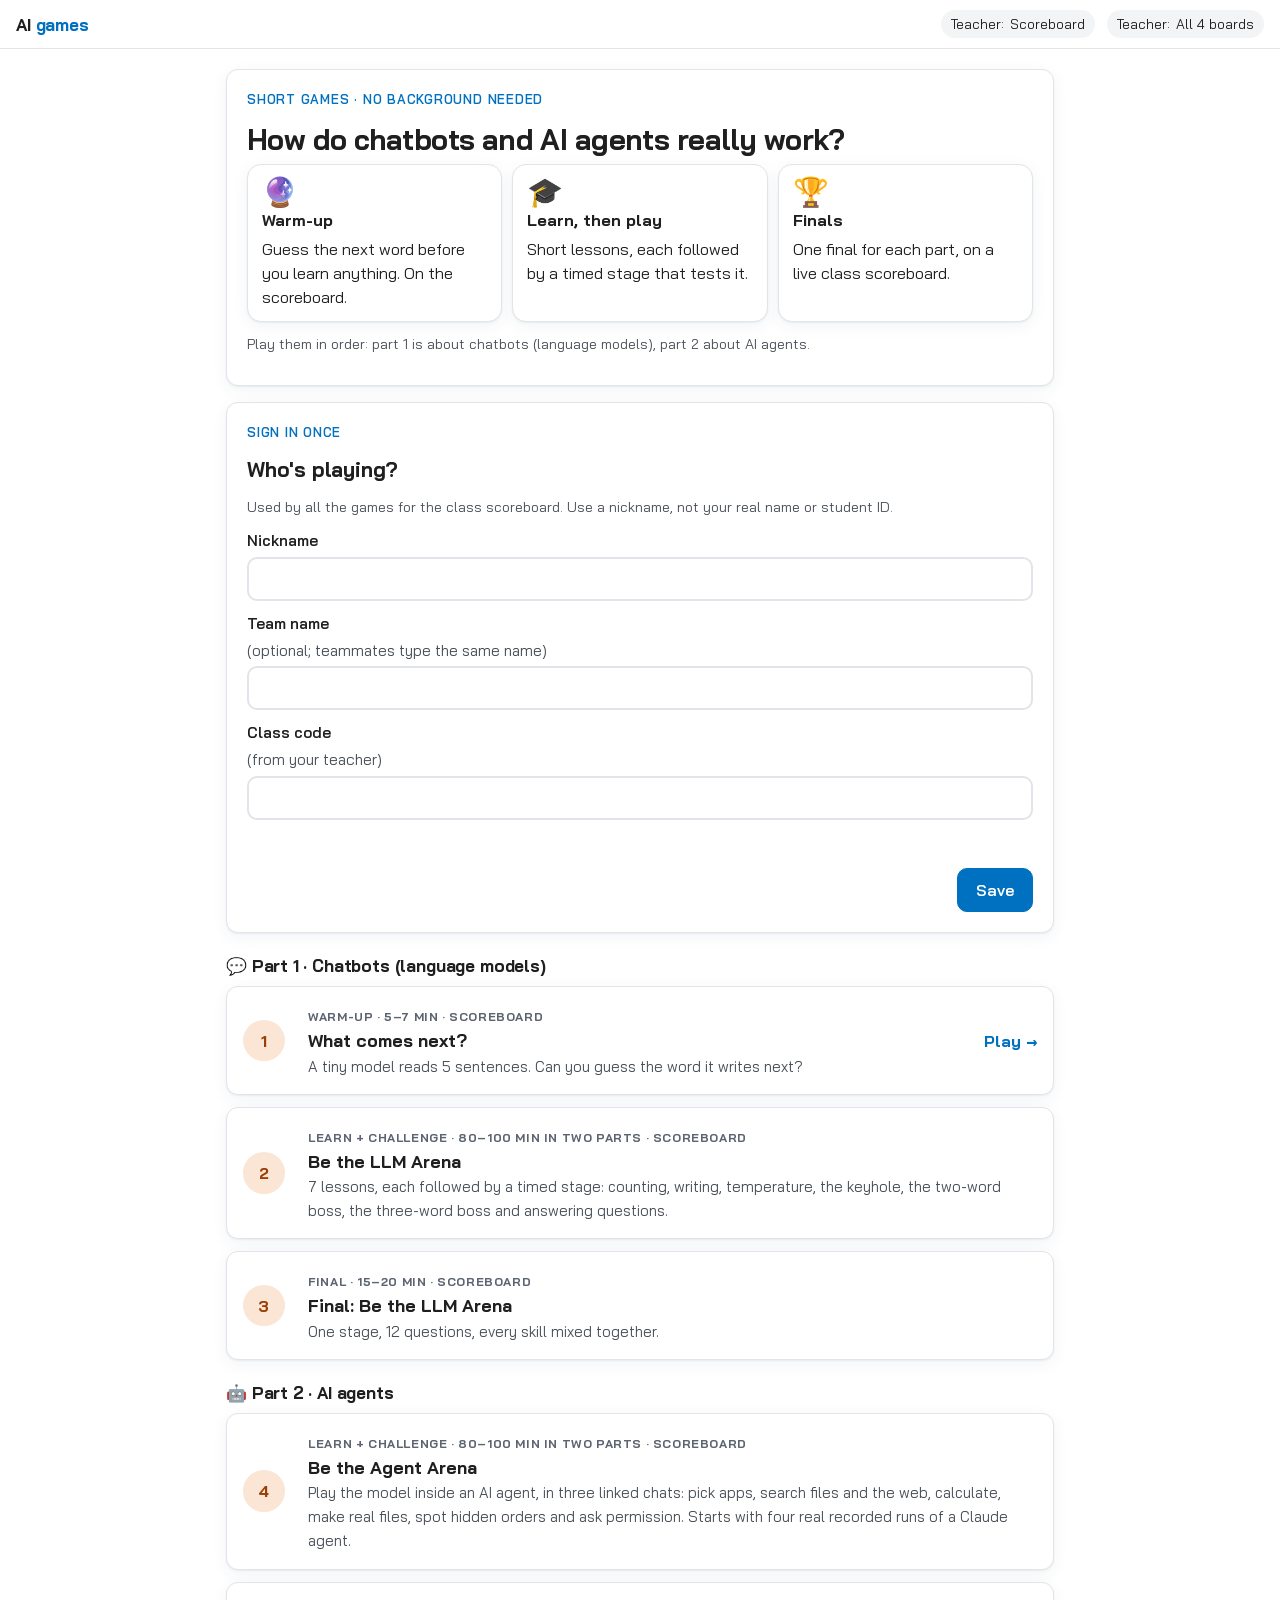
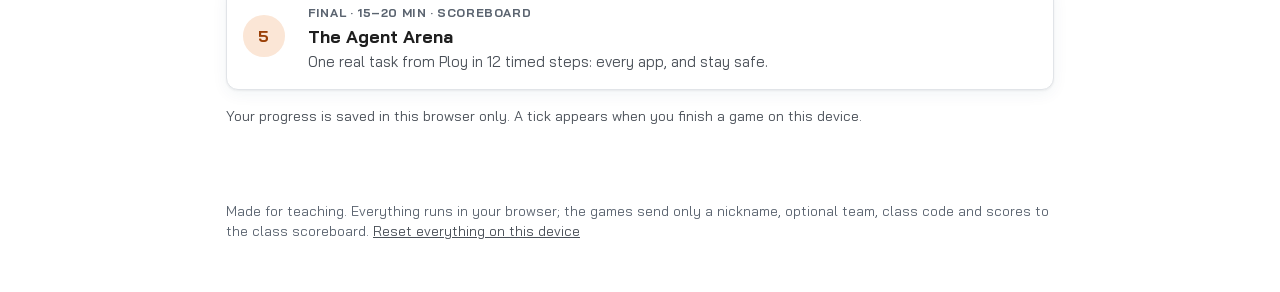
<file: index.html>
<!doctype html>
<html lang="en">
<head>
  <meta charset="utf-8">
  <meta name="viewport" content="width=device-width, initial-scale=1">
  <meta name="color-scheme" content="light only">
  <title>AI games: how chatbots and AI agents work</title>
  <meta name="description" content="Browser games for beginners: guess the next word, learn how a language model works stage by stage, and test yourself on a class scoreboard.">
  <link rel="icon" href="data:image/svg+xml,%3Csvg xmlns='http://www.w3.org/2000/svg' viewBox='0 0 32 32'%3E%3Crect width='32' height='32' rx='7' fill='%230070C0'/%3E%3Crect x='6' y='20' width='4' height='6' rx='1' fill='white'/%3E%3Crect x='12' y='14' width='4' height='12' rx='1' fill='white'/%3E%3Crect x='18' y='9' width='4' height='17' rx='1' fill='white'/%3E%3Crect x='24' y='17' width='4' height='9' rx='1' fill='white'/%3E%3C/svg%3E">
  <link rel="preconnect" href="https://fonts.googleapis.com">
  <link rel="preconnect" href="https://fonts.gstatic.com" crossorigin>
  <link rel="stylesheet" href="https://fonts.googleapis.com/css2?family=Bai+Jamjuree:wght@400;500;600;700&display=swap">
  <link rel="stylesheet" href="shared/arena.css">
  <link rel="stylesheet" href="shared/visual.css">
  <link rel="stylesheet" href="shared/theme-chula.css">
  <style>.part-h { font-size: 1.05rem; margin: 20px 0 8px; }</style>
</head>
<body>
  <header class="topbar">
    <span class="brand">AI <span>games</span></span>
    <span class="spacer"></span>
    <a class="pill" href="board.html" id="boardLink"><span class="hide-sm">Teacher: </span>Scoreboard</a>
    <a class="pill" href="teacher.html" id="teacherLink"><span class="hide-sm">Teacher: </span>All 4 boards</a>
  </header>

  <main>
    <section class="card stack">
      <div class="kicker">Short games · no background needed</div>
      <h1>How do chatbots and AI agents really work?</h1>
      <div class="v-cards cols-3">
        <div class="v-card"><div class="v-card-icon" aria-hidden="true">🔮</div><div class="v-card-title">Warm-up</div><p>Guess the next word before you learn anything. On the scoreboard.</p></div>
        <div class="v-card"><div class="v-card-icon" aria-hidden="true">🎓</div><div class="v-card-title">Learn, then play</div><p>Short lessons, each followed by a timed stage that tests it.</p></div>
        <div class="v-card"><div class="v-card-icon" aria-hidden="true">🏆</div><div class="v-card-title">Finals</div><p>One final for each part, on a live class scoreboard.</p></div>
      </div>
      <p class="muted small">Play them in order: part 1 is about chatbots (language models), part 2 about AI agents.</p>
    </section>

    <section class="card stack" id="signin" aria-labelledby="signin-h">
      <div class="kicker">Sign in once</div>
      <h2 id="signin-h">Who's playing?</h2>
      <p class="muted small">Used by all the games for the class scoreboard. Use a nickname, not your real name or student ID.</p>
      <div id="signin-body"></div>
    </section>

    <div id="games">
    <h2 class="part-h"><span aria-hidden="true">💬</span> Part 1 · Chatbots (language models)</h2>
    <ol class="games">
      <li><a class="game arena" href="warmup/index.html" data-id="warmup-arena">
        <span class="n" aria-hidden="true">1</span>
        <span><span class="tag">Warm-up · 5–7 min · scoreboard</span><br><span class="t">What comes next?</span><br>
          <span class="d">A tiny model reads 5 sentences. Can you guess the word it writes next?</span></span>
        <span class="right"></span></a></li>
      <li><a class="game arena" href="llm/index.html" data-id="llm2-arena">
        <span class="n" aria-hidden="true">2</span>
        <span><span class="tag">Learn + challenge · 80–100 min in two parts · scoreboard</span><br><span class="t">Be the LLM Arena</span><br>
          <span class="d">7 lessons, each followed by a timed stage: counting, writing, temperature, the keyhole, the two-word boss, the three-word boss and answering questions.</span></span>
        <span class="right"></span></a></li>
      <li><a class="game arena" href="final/index.html" data-id="llmfinal-arena">
        <span class="n" aria-hidden="true">3</span>
        <span><span class="tag">Final · 15–20 min · scoreboard</span><br><span class="t">Final: Be the LLM Arena</span><br>
          <span class="d">One stage, 12 questions, every skill mixed together.</span></span>
        <span class="right"></span></a></li>
    </ol>
    <h2 class="part-h"><span aria-hidden="true">🤖</span> Part 2 · AI agents</h2>
    <ol class="games" start="4">
      <li><a class="game arena" href="agent/index.html" data-id="agent2-arena">
        <span class="n" aria-hidden="true">4</span>
        <span><span class="tag">Learn + challenge · 80–100 min in two parts · scoreboard</span><br><span class="t">Be the Agent Arena</span><br>
          <span class="d">Play the model inside an AI agent, in three linked chats: pick apps, search files and the web, calculate, make real files, spot hidden orders and ask permission. Starts with four real recorded runs of a Claude agent.</span></span>
        <span class="right"></span></a></li>
      <li><a class="game arena" href="agent-final/index.html" data-id="agentfinal-arena">
        <span class="n" aria-hidden="true">5</span>
        <span><span class="tag">Final · 15–20 min · scoreboard</span><br><span class="t">The Agent Arena</span><br>
          <span class="d">One real task from Ploy in 12 timed steps: every app, and stay safe.</span></span>
        <span class="right"></span></a></li>
    </ol>
    </div>

    <p class="muted small" style="margin-top:16px">Your progress is saved in this browser only. A tick appears when you finish a game on this device.</p>
  </main>

  <footer><p>Made for teaching. Everything runs in your browser; the games send only a nickname, optional team, class code and scores to the class scoreboard.
    <button type="button" id="resetAll">Reset everything on this device</button></p></footer>

  <script src="config.js"></script>
  <script src="shared/arena.js"></script>
  <script>
  /* Front-page sign-in: saved on this device and picked up by all the games. */
  (function () {
    var A = window.ARENA, h = A.h, body = document.getElementById("signin-body");
    function summary() {
      var p = A.getProfile();
      A.clear(body);
      var chg = h("button", { class: "btn ghost", type: "button", text: "Change" });
      chg.addEventListener("click", form);
      body.appendChild(h("div", { class: "row" },
        h("p", { style: "flex:1;margin:0" }, "\u2713 Playing as ", h("b", { text: p.nickname }),
          p.team ? " \u00b7 team " + p.team : "", A.boardEnabled ? " \u00b7 class " + p.classCode : ""),
        chg));
    }
    function form() {
      var p = A.getProfile();
      A.clear(body);
      var nick = h("input", { class: "text-input", id: "p-nick", maxlength: "16", autocomplete: "off", value: p.nickname });
      var team = h("input", { class: "text-input", id: "p-team", maxlength: "20", autocomplete: "off", value: p.team });
      var code = h("input", { class: "text-input", id: "p-class", maxlength: "20", autocomplete: "off", value: p.classCode });
      var msg = h("p", { class: "feedback", "aria-live": "polite" });
      var f = h("form", { class: "stack", novalidate: true },
        h("label", { class: "field", for: "p-nick" }, "Nickname", nick),
        h("label", { class: "field", for: "p-team" }, "Team name ", h("span", { class: "muted", text: "(optional; teammates type the same name)" }), team),
        A.boardEnabled ? h("label", { class: "field", for: "p-class" }, "Class code ", h("span", { class: "muted", text: "(from your teacher)" }), code) : null,
        msg,
        h("div", { class: "row end" }, h("button", { class: "btn primary", type: "submit", text: "Save" })));
      f.addEventListener("submit", function (e) {
        e.preventDefault();
        var n = A.cleanNick(nick.value), c = A.cleanClass(code.value);
        if (!n) { msg.className = "feedback bad"; msg.textContent = "Please type a nickname (letters or numbers)."; nick.focus(); return; }
        if (A.boardEnabled && !c) { msg.className = "feedback bad"; msg.textContent = "Please type the class code your teacher gave you."; code.focus(); return; }
        A.setProfile({ nickname: n, team: A.cleanTeam(team.value), classCode: c });
        summary();
      });
      body.appendChild(f);
    }
    var p = A.getProfile();
    if (p.nickname && (!A.boardEnabled || p.classCode)) summary(); else form();
  })();

  /* Reset everything this site saved in this browser: the 5 games, the ticks and the sign-in. */
  (function () {
    var ARENAS = ["aig-arena-warmup", "aig-arena-llm2", "aig-arena-llmfinal", "aig-arena-agent2", "aig-arena-agentfinal"];
    var KEYS = ARENAS.concat(["aig2-done", "aig-player"]);
    document.getElementById("resetAll").addEventListener("click", function () {
      var unsent = 0;
      try { ARENAS.forEach(function (k) { var s = JSON.parse(localStorage.getItem(k) || "null"); if (s && s.queue) unsent += s.queue.length; }); } catch (e) { /* storage blocked */ }
      var msg = "Delete all progress for these games on this device, and the saved nickname? (The saved nickname is shared with the first version of the AI games on this browser.)" +
        (unsent ? "\n\nWarning: " + unsent + " arena result" + (unsent === 1 ? " has" : "s have") + " not reached the scoreboard yet and would be lost." : "") +
        "\n\nResults already on the class scoreboard stay there, and your nickname stays taken in that class.";
      if (window.confirm && !window.confirm(msg)) return;
      try { KEYS.forEach(function (k) { localStorage.removeItem(k); }); } catch (e) { /* storage blocked: nothing saved anyway */ }
      location.reload();
    });
  })();

  (function () {
    var done = {};
    try { done = JSON.parse(localStorage.getItem("aig2-done") || "{}") || {}; } catch (e) { /* storage blocked */ }
    var links = document.querySelectorAll("#games a.game");
    var nextMarked = false;
    Array.prototype.forEach.call(links, function (a) {
      var right = a.querySelector(".right");
      if (done[a.getAttribute("data-id")]) { right.className = "right done"; right.textContent = "✓ Done"; a.setAttribute("aria-label", a.querySelector(".t").textContent + ", done"); }
      else if (!nextMarked) { nextMarked = true; right.className = "right go"; right.textContent = "Play →"; }
    });
  })();
  </script>
</body>
</html>
</file>
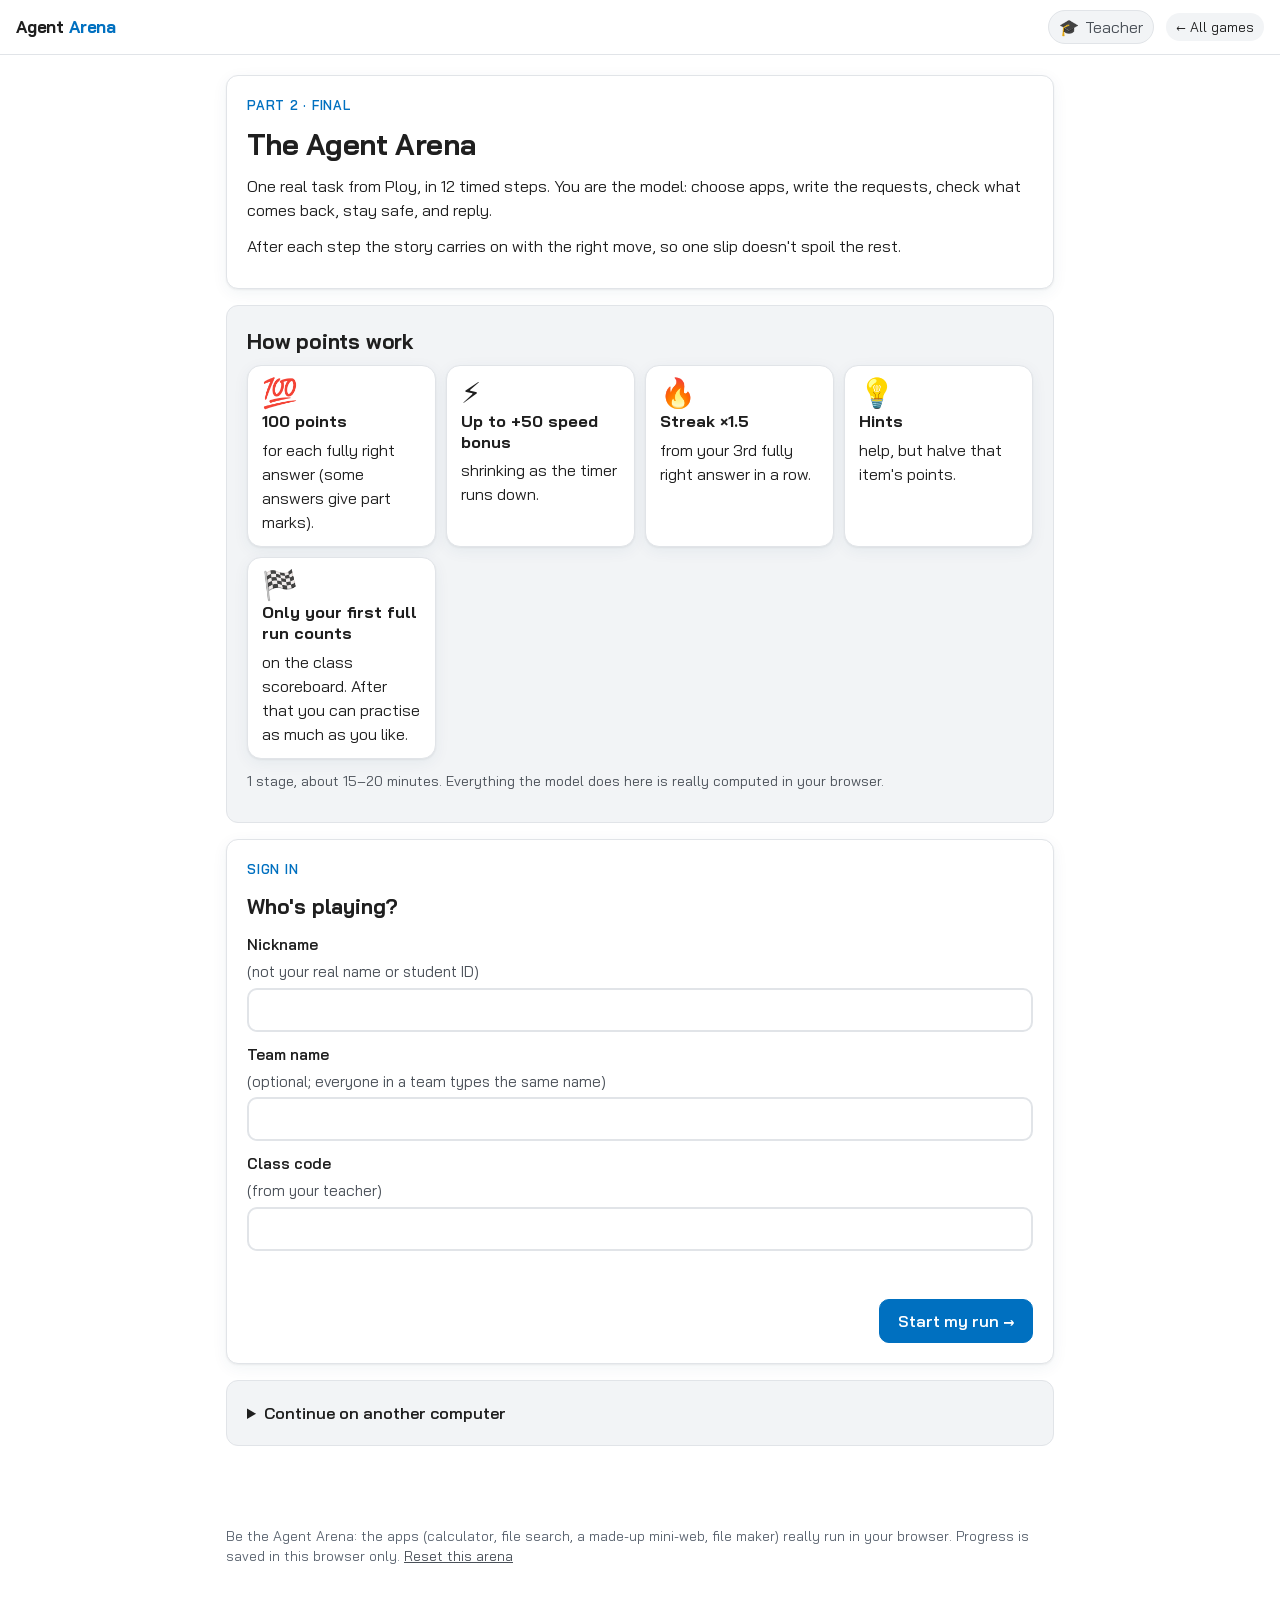
<file: agent-final/index.html>
<!doctype html>
<html lang="en">
<head>
  <meta charset="utf-8">
  <meta name="viewport" content="width=device-width, initial-scale=1">
  <meta name="color-scheme" content="light only">
  <title>The Agent Arena</title>
  <meta name="description" content="The final agent challenge: one task from Ploy in 12 timed steps, playing the model with real apps.">
  <link rel="icon" href="data:image/svg+xml,%3Csvg xmlns='http://www.w3.org/2000/svg' viewBox='0 0 32 32'%3E%3Crect width='32' height='32' rx='7' fill='%230070C0'/%3E%3Crect x='6' y='20' width='4' height='6' rx='1' fill='white'/%3E%3Crect x='12' y='14' width='4' height='12' rx='1' fill='white'/%3E%3Crect x='18' y='9' width='4' height='17' rx='1' fill='white'/%3E%3Crect x='24' y='17' width='4' height='9' rx='1' fill='white'/%3E%3C/svg%3E">
  <link rel="preconnect" href="https://fonts.googleapis.com">
  <link rel="preconnect" href="https://fonts.gstatic.com" crossorigin>
  <link rel="stylesheet" href="https://fonts.googleapis.com/css2?family=Bai+Jamjuree:wght@400;500;600;700&display=swap">
  <link rel="stylesheet" href="../shared/arena.css">
  <link rel="stylesheet" href="../shared/visual.css">
  <link rel="stylesheet" href="../shared/theme-chula.css">
</head>
<body>
  <header class="topbar">
    <button class="brand" id="brand" type="button" aria-label="Arena home">Agent <span>Arena</span></button>
    <span class="spacer"></span>
    <a class="pill" href="../index.html">&larr; All games</a>
  </header>
  <main id="app">
    <noscript><div class="card">This game needs JavaScript switched on.</div></noscript>
  </main>
  <footer>
    <p>Be the Agent Arena: the apps (calculator, file search, a made-up mini-web, file maker) really run in your browser. Progress is saved in this browser only.
      <button type="button" id="resetBtn">Reset this arena</button></p>
  </footer>
  <script src="../config.js"></script>
  <script src="../agent/data/cafe.js"></script>
  <script src="../agent/data/raw.js"></script>
  <script src="../agent/js/engine.js"></script>
  <script src="../agent/js/files.js"></script>
  <script src="../agent/js/tools.js"></script>
  <script src="../agent/js/items.js"></script>
  <script src="../shared/visual.js"></script>
  <script src="../shared/arena.js"></script>
  <script src="../shared/widgets.js"></script>
  <script src="../agent/js/phones.js"></script>
  <script src="../agent/js/draw.js"></script>
  <script src="../agent/js/arena.js"></script>
  <script src="js/final.js"></script>
</body>
</html>
</file>
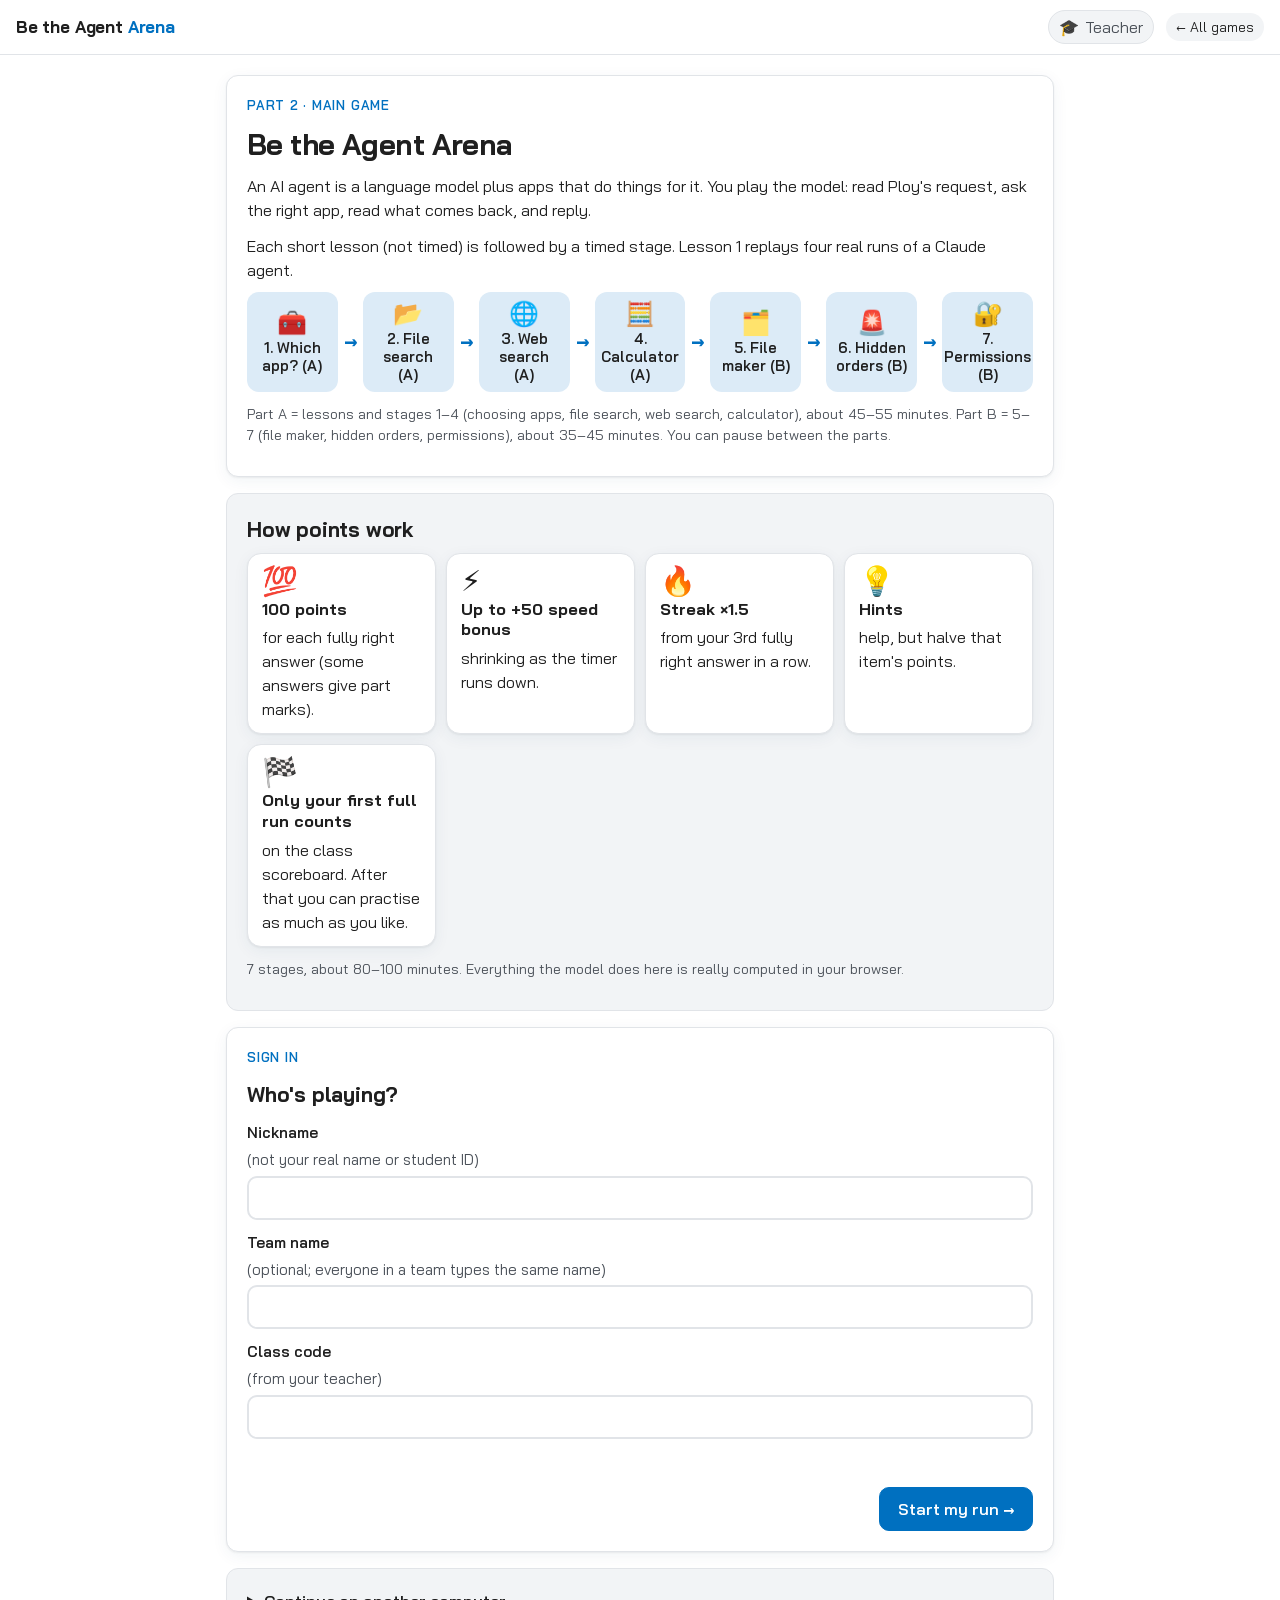
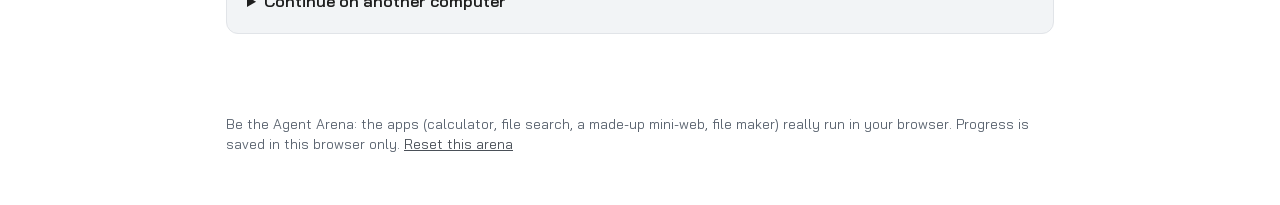
<file: agent/index.html>
<!doctype html>
<html lang="en">
<head>
  <meta charset="utf-8">
  <meta name="viewport" content="width=device-width, initial-scale=1">
  <meta name="color-scheme" content="light only">
  <title>Be the Agent Arena</title>
  <meta name="description" content="Play the model inside an AI agent: pick apps, search files and the web, calculate, make files, spot hidden orders and ask permission.">
  <link rel="icon" href="data:image/svg+xml,%3Csvg xmlns='http://www.w3.org/2000/svg' viewBox='0 0 32 32'%3E%3Crect width='32' height='32' rx='7' fill='%230070C0'/%3E%3Crect x='6' y='20' width='4' height='6' rx='1' fill='white'/%3E%3Crect x='12' y='14' width='4' height='12' rx='1' fill='white'/%3E%3Crect x='18' y='9' width='4' height='17' rx='1' fill='white'/%3E%3Crect x='24' y='17' width='4' height='9' rx='1' fill='white'/%3E%3C/svg%3E">
  <link rel="preconnect" href="https://fonts.googleapis.com">
  <link rel="preconnect" href="https://fonts.gstatic.com" crossorigin>
  <link rel="stylesheet" href="https://fonts.googleapis.com/css2?family=Bai+Jamjuree:wght@400;500;600;700&display=swap">
  <link rel="stylesheet" href="../shared/arena.css">
  <link rel="stylesheet" href="../shared/visual.css">
  <link rel="stylesheet" href="../shared/theme-chula.css">
</head>
<body>
  <header class="topbar">
    <button class="brand" id="brand" type="button" aria-label="Arena home">Be the Agent <span>Arena</span></button>
    <span class="spacer"></span>
    <a class="pill" href="../index.html">&larr; All games</a>
  </header>
  <main id="app">
    <noscript><div class="card">This game needs JavaScript switched on.</div></noscript>
  </main>
  <footer>
    <p>Be the Agent Arena: the apps (calculator, file search, a made-up mini-web, file maker) really run in your browser. Progress is saved in this browser only.
      <button type="button" id="resetBtn">Reset this arena</button></p>
  </footer>
  <script src="../config.js"></script>
  <script src="data/cafe.js"></script>
  <script src="data/raw.js"></script>
  <script src="js/engine.js"></script>
  <script src="js/files.js"></script>
  <script src="js/tools.js"></script>
  <script src="js/items.js"></script>
  <script src="../shared/visual.js"></script>
  <script src="../shared/arena.js"></script>
  <script src="../shared/widgets.js"></script>
  <script src="js/phones.js"></script>
  <script src="js/draw.js"></script>
  <script src="js/lessons.js"></script>
  <script src="js/stages.js"></script>
</body>
</html>
</file>
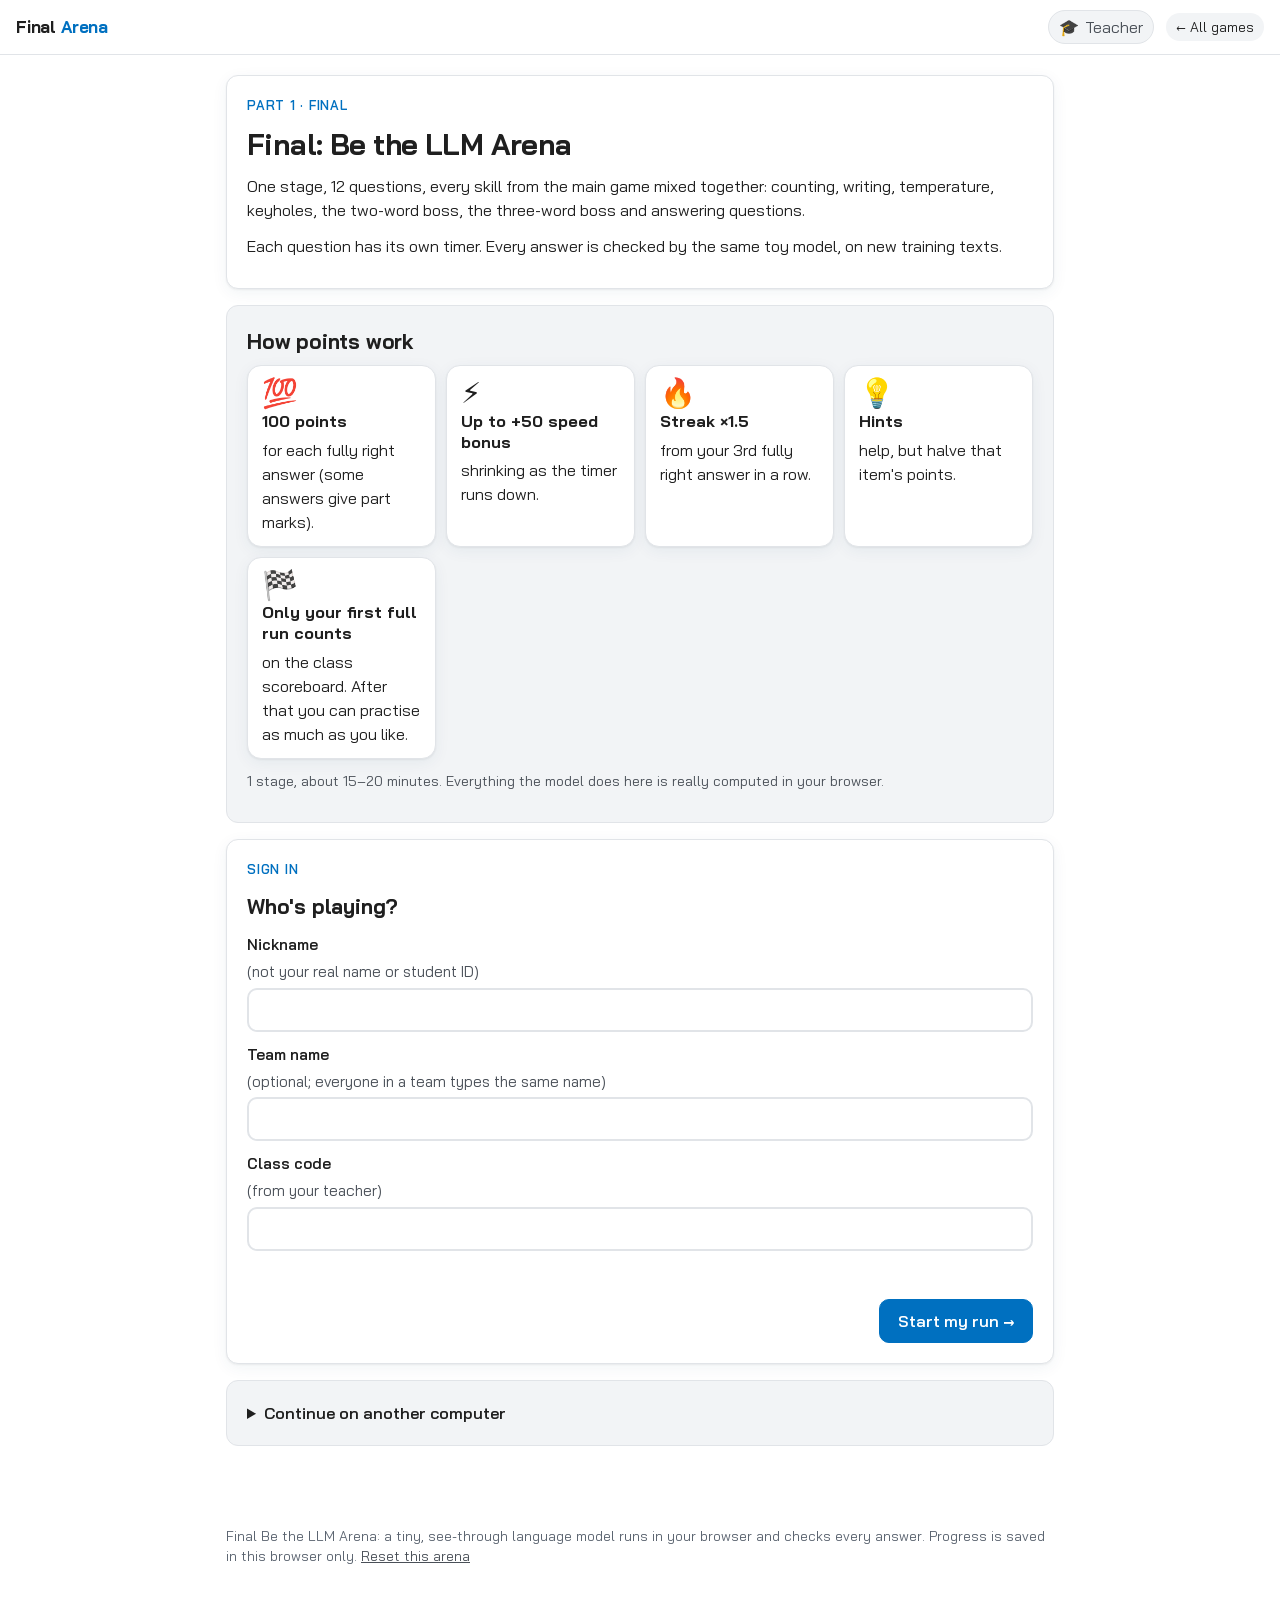
<file: final/index.html>
<!doctype html>
<html lang="en">
<head>
  <meta charset="utf-8">
  <meta name="viewport" content="width=device-width, initial-scale=1">
  <meta name="color-scheme" content="light only">
  <title>Final: Be the LLM Arena</title>
  <meta name="description" content="The final challenge: 12 timed questions mixing every skill from Be the LLM Arena.">
  <link rel="icon" href="data:image/svg+xml,%3Csvg xmlns='http://www.w3.org/2000/svg' viewBox='0 0 32 32'%3E%3Crect width='32' height='32' rx='7' fill='%230070C0'/%3E%3Crect x='6' y='20' width='4' height='6' rx='1' fill='white'/%3E%3Crect x='12' y='14' width='4' height='12' rx='1' fill='white'/%3E%3Crect x='18' y='9' width='4' height='17' rx='1' fill='white'/%3E%3Crect x='24' y='17' width='4' height='9' rx='1' fill='white'/%3E%3C/svg%3E">
  <link rel="preconnect" href="https://fonts.googleapis.com">
  <link rel="preconnect" href="https://fonts.gstatic.com" crossorigin>
  <link rel="stylesheet" href="https://fonts.googleapis.com/css2?family=Bai+Jamjuree:wght@400;500;600;700&display=swap">
  <link rel="stylesheet" href="../shared/arena.css">
  <link rel="stylesheet" href="../shared/visual.css">
  <link rel="stylesheet" href="../shared/theme-chula.css">
</head>
<body>
  <header class="topbar">
    <button class="brand" id="brand" type="button" aria-label="Arena home">Final <span>Arena</span></button>
    <span class="spacer"></span>
    <a class="pill" href="../index.html">&larr; All games</a>
  </header>
  <main id="app">
    <noscript><div class="card">This game needs JavaScript switched on.</div></noscript>
  </main>
  <footer>
    <p>Final Be the LLM Arena: a tiny, see-through language model runs in your browser and checks every answer. Progress is saved in this browser only.
      <button type="button" id="resetBtn">Reset this arena</button></p>
  </footer>
  <script src="../config.js"></script>
  <script src="../shared/model.js"></script>
  <script src="../llm/data/worlds.js"></script>
  <script src="../llm/js/items.js"></script>
  <script src="../shared/visual.js"></script>
  <script src="../shared/arena.js"></script>
  <script src="../shared/tempviz.js"></script>
  <script src="../shared/widgets.js"></script>
  <script src="../llm/js/draw.js"></script>
  <script src="js/final.js"></script>
</body>
</html>
</file>
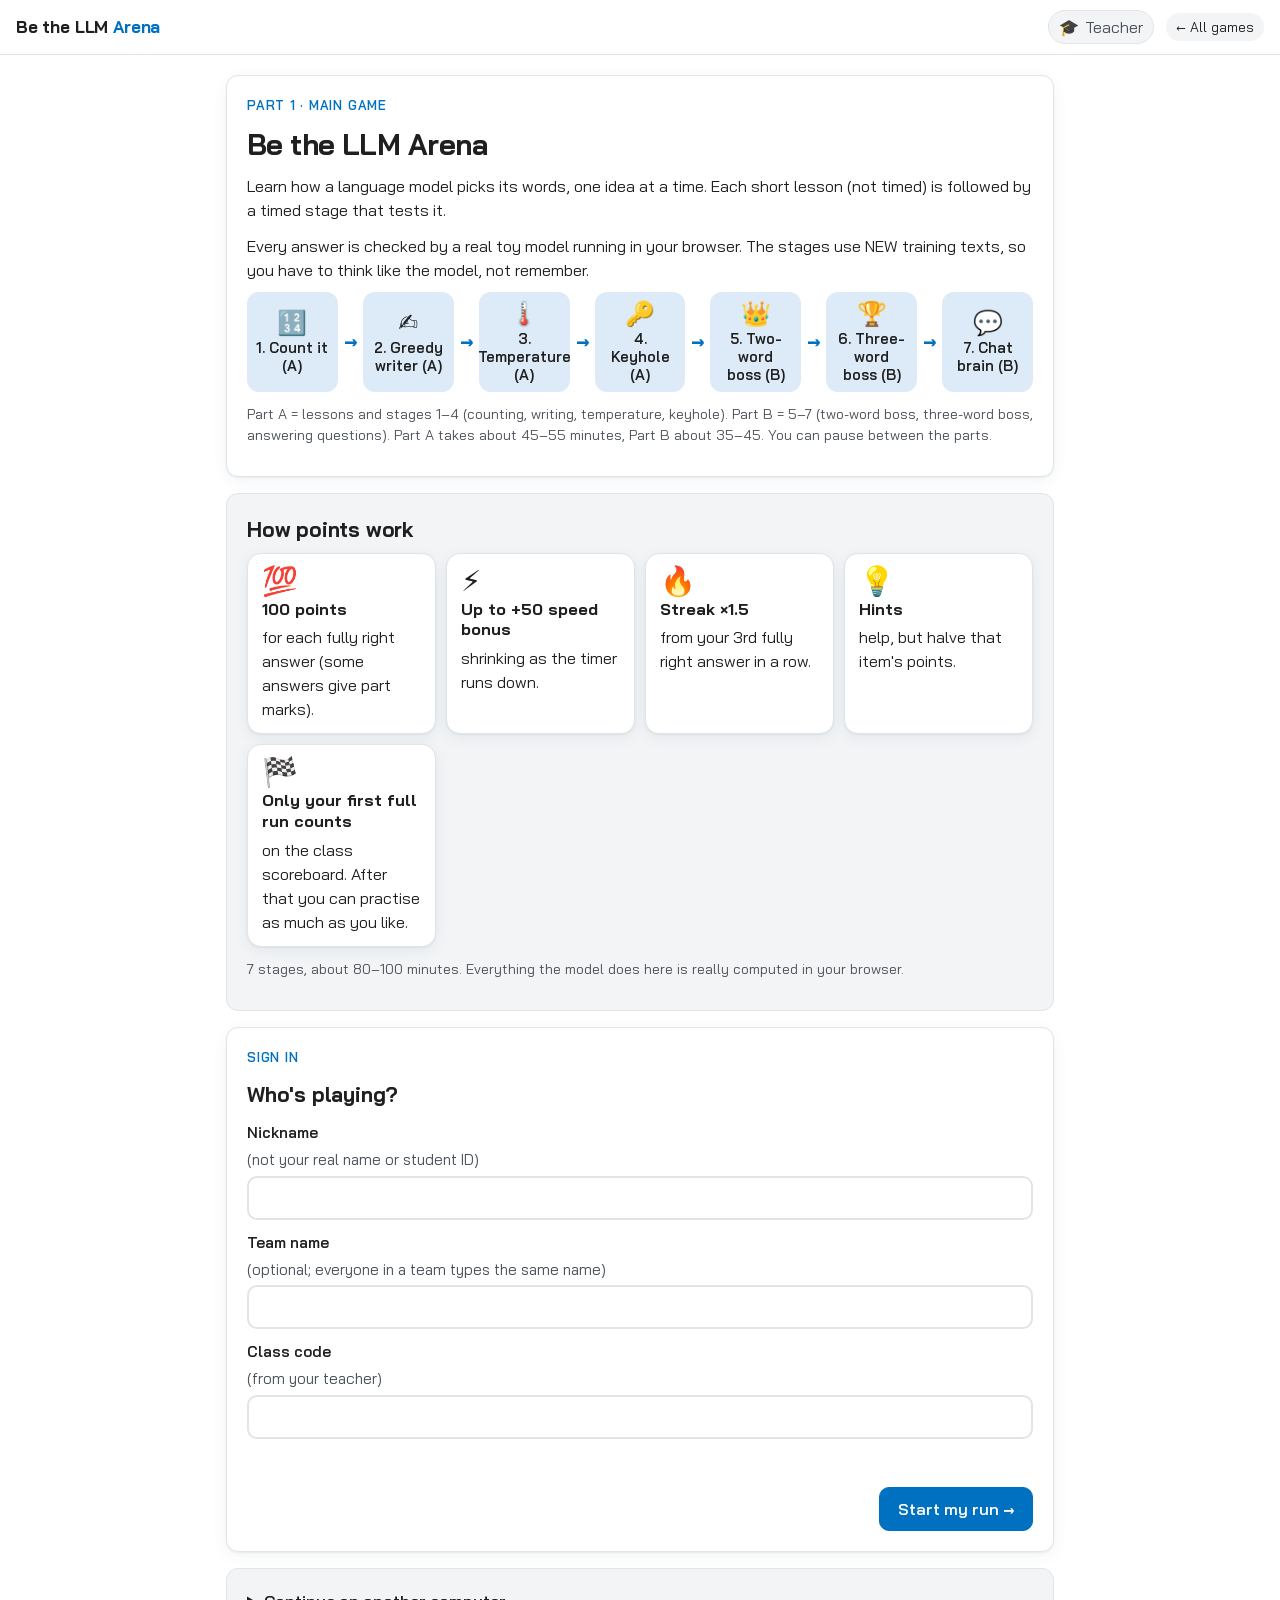
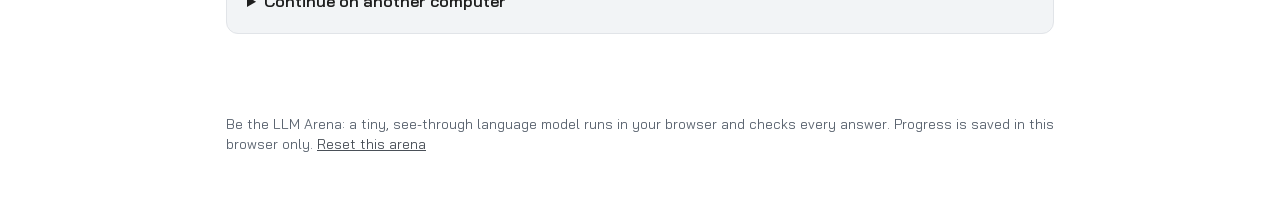
<file: llm/index.html>
<!doctype html>
<html lang="en">
<head>
  <meta charset="utf-8">
  <meta name="viewport" content="width=device-width, initial-scale=1">
  <meta name="color-scheme" content="light only">
  <title>Be the LLM Arena</title>
  <meta name="description" content="Learn how a language model picks its words: 7 short lessons, each followed by a timed stage on the class scoreboard.">
  <link rel="icon" href="data:image/svg+xml,%3Csvg xmlns='http://www.w3.org/2000/svg' viewBox='0 0 32 32'%3E%3Crect width='32' height='32' rx='7' fill='%230070C0'/%3E%3Crect x='6' y='20' width='4' height='6' rx='1' fill='white'/%3E%3Crect x='12' y='14' width='4' height='12' rx='1' fill='white'/%3E%3Crect x='18' y='9' width='4' height='17' rx='1' fill='white'/%3E%3Crect x='24' y='17' width='4' height='9' rx='1' fill='white'/%3E%3C/svg%3E">
  <link rel="preconnect" href="https://fonts.googleapis.com">
  <link rel="preconnect" href="https://fonts.gstatic.com" crossorigin>
  <link rel="stylesheet" href="https://fonts.googleapis.com/css2?family=Bai+Jamjuree:wght@400;500;600;700&display=swap">
  <link rel="stylesheet" href="../shared/arena.css">
  <link rel="stylesheet" href="../shared/visual.css">
  <link rel="stylesheet" href="../shared/theme-chula.css">
</head>
<body>
  <header class="topbar">
    <button class="brand" id="brand" type="button" aria-label="Arena home">Be the LLM <span>Arena</span></button>
    <span class="spacer"></span>
    <a class="pill" href="../index.html">&larr; All games</a>
  </header>
  <main id="app">
    <noscript><div class="card">This game needs JavaScript switched on.</div></noscript>
  </main>
  <footer>
    <p>Be the LLM Arena: a tiny, see-through language model runs in your browser and checks every answer. Progress is saved in this browser only.
      <button type="button" id="resetBtn">Reset this arena</button></p>
  </footer>
  <script src="../config.js"></script>
  <script src="../shared/model.js"></script>
  <script src="data/worlds.js"></script>
  <script src="js/items.js"></script>
  <script src="../shared/visual.js"></script>
  <script src="../shared/arena.js"></script>
  <script src="../shared/tempviz.js"></script>
  <script src="../shared/widgets.js"></script>
  <script src="js/draw.js"></script>
  <script src="js/lessons.js"></script>
  <script src="js/stages.js"></script>
</body>
</html>
</file>
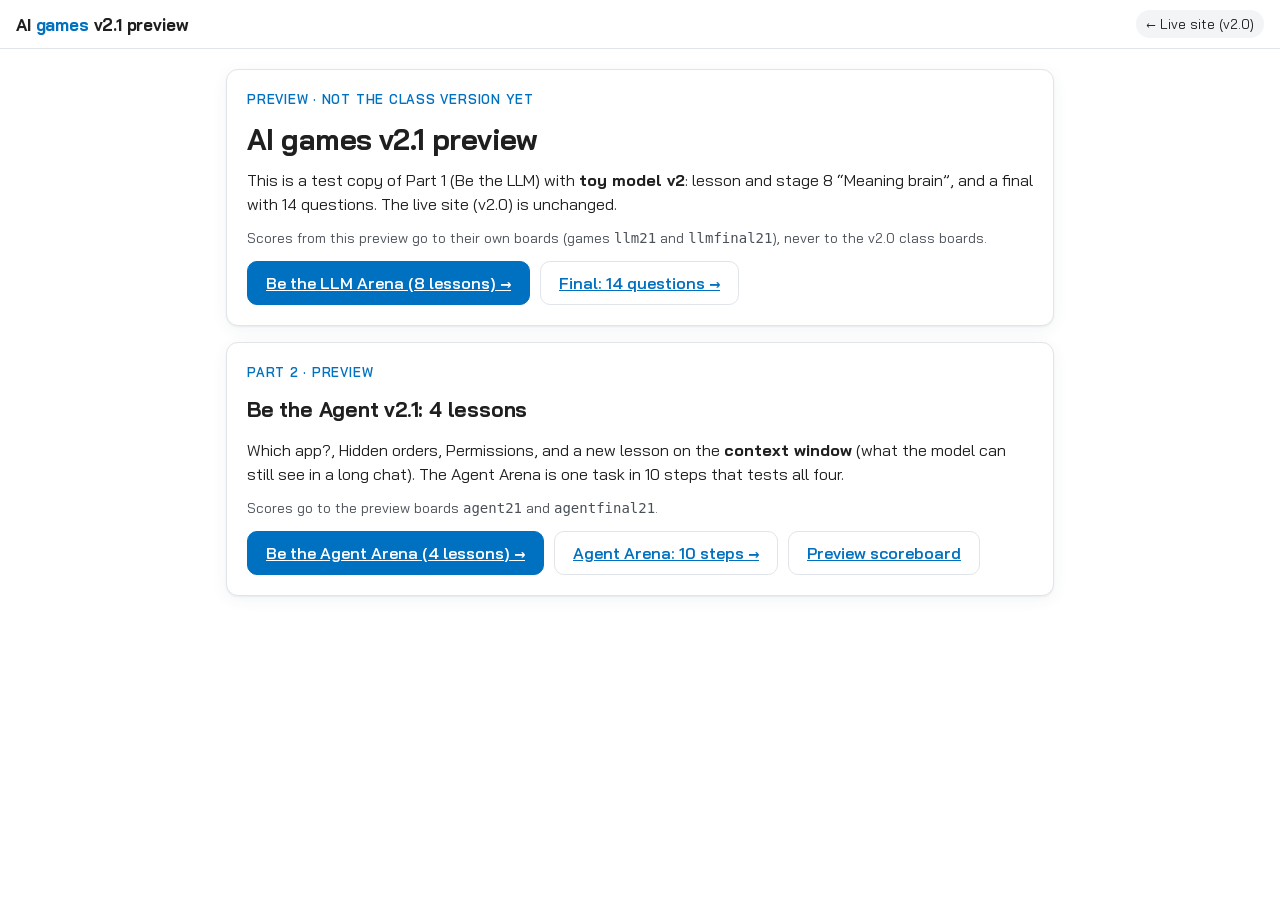
<file: v21/index.html>
<!doctype html>
<html lang="en">
<head>
  <meta charset="utf-8">
  <meta name="viewport" content="width=device-width, initial-scale=1">
  <meta name="color-scheme" content="light only">
  <title>AI games v2.1 preview</title>
  <meta name="description" content="Preview of AI games v2.1: Be the LLM Arena with toy model v2 (lesson and stage 8) and the 14-question final.">
  <meta name="robots" content="noindex">
  <link rel="icon" href="data:image/svg+xml,%3Csvg xmlns='http://www.w3.org/2000/svg' viewBox='0 0 32 32'%3E%3Crect width='32' height='32' rx='7' fill='%230070C0'/%3E%3C/svg%3E">
  <link rel="preconnect" href="https://fonts.googleapis.com">
  <link rel="preconnect" href="https://fonts.gstatic.com" crossorigin>
  <link rel="stylesheet" href="https://fonts.googleapis.com/css2?family=Bai+Jamjuree:wght@400;500;600;700&display=swap">
  <link rel="stylesheet" href="../shared/arena.css">
  <link rel="stylesheet" href="../shared/visual.css">
  <link rel="stylesheet" href="../shared/theme-chula.css">
</head>
<body>
  <header class="topbar">
    <span class="brand">AI <span>games</span> v2.1 preview</span>
    <span class="spacer"></span>
    <a class="pill" href="../index.html">&larr; Live site (v2.0)</a>
  </header>
  <main>
    <section class="card stack">
      <div class="kicker">Preview · not the class version yet</div>
      <h1>AI games v2.1 preview</h1>
      <p>This is a test copy of Part 1 (Be the LLM) with <b>toy model v2</b>: lesson and stage 8 &ldquo;Meaning brain&rdquo;, and a final with 14 questions. The live site (v2.0) is unchanged.</p>
      <p class="small muted">Scores from this preview go to their own boards (games <code>llm21</code> and <code>llmfinal21</code>), never to the v2.0 class boards.</p>
      <div class="row">
        <a class="btn primary" href="llm/index.html">Be the LLM Arena (8 lessons) &rarr;</a>
        <a class="btn" href="final/index.html">Final: 14 questions &rarr;</a>
      </div>
    </section>
    <section class="card stack">
      <div class="kicker">Part 2 · preview</div>
      <h2>Be the Agent v2.1: 4 lessons</h2>
      <p>Which app?, Hidden orders, Permissions, and a new lesson on the <b>context window</b> (what the model can still see in a long chat). The Agent Arena is one task in 10 steps that tests all four.</p>
      <p class="small muted">Scores go to the preview boards <code>agent21</code> and <code>agentfinal21</code>.</p>
      <div class="row">
        <a class="btn primary" href="agent/index.html">Be the Agent Arena (4 lessons) &rarr;</a>
        <a class="btn" href="agent-final/index.html">Agent Arena: 10 steps &rarr;</a>
        <a class="btn ghost" href="board.html">Preview scoreboard</a>
      </div>
    </section>
  </main>
</body>
</html>
</file>
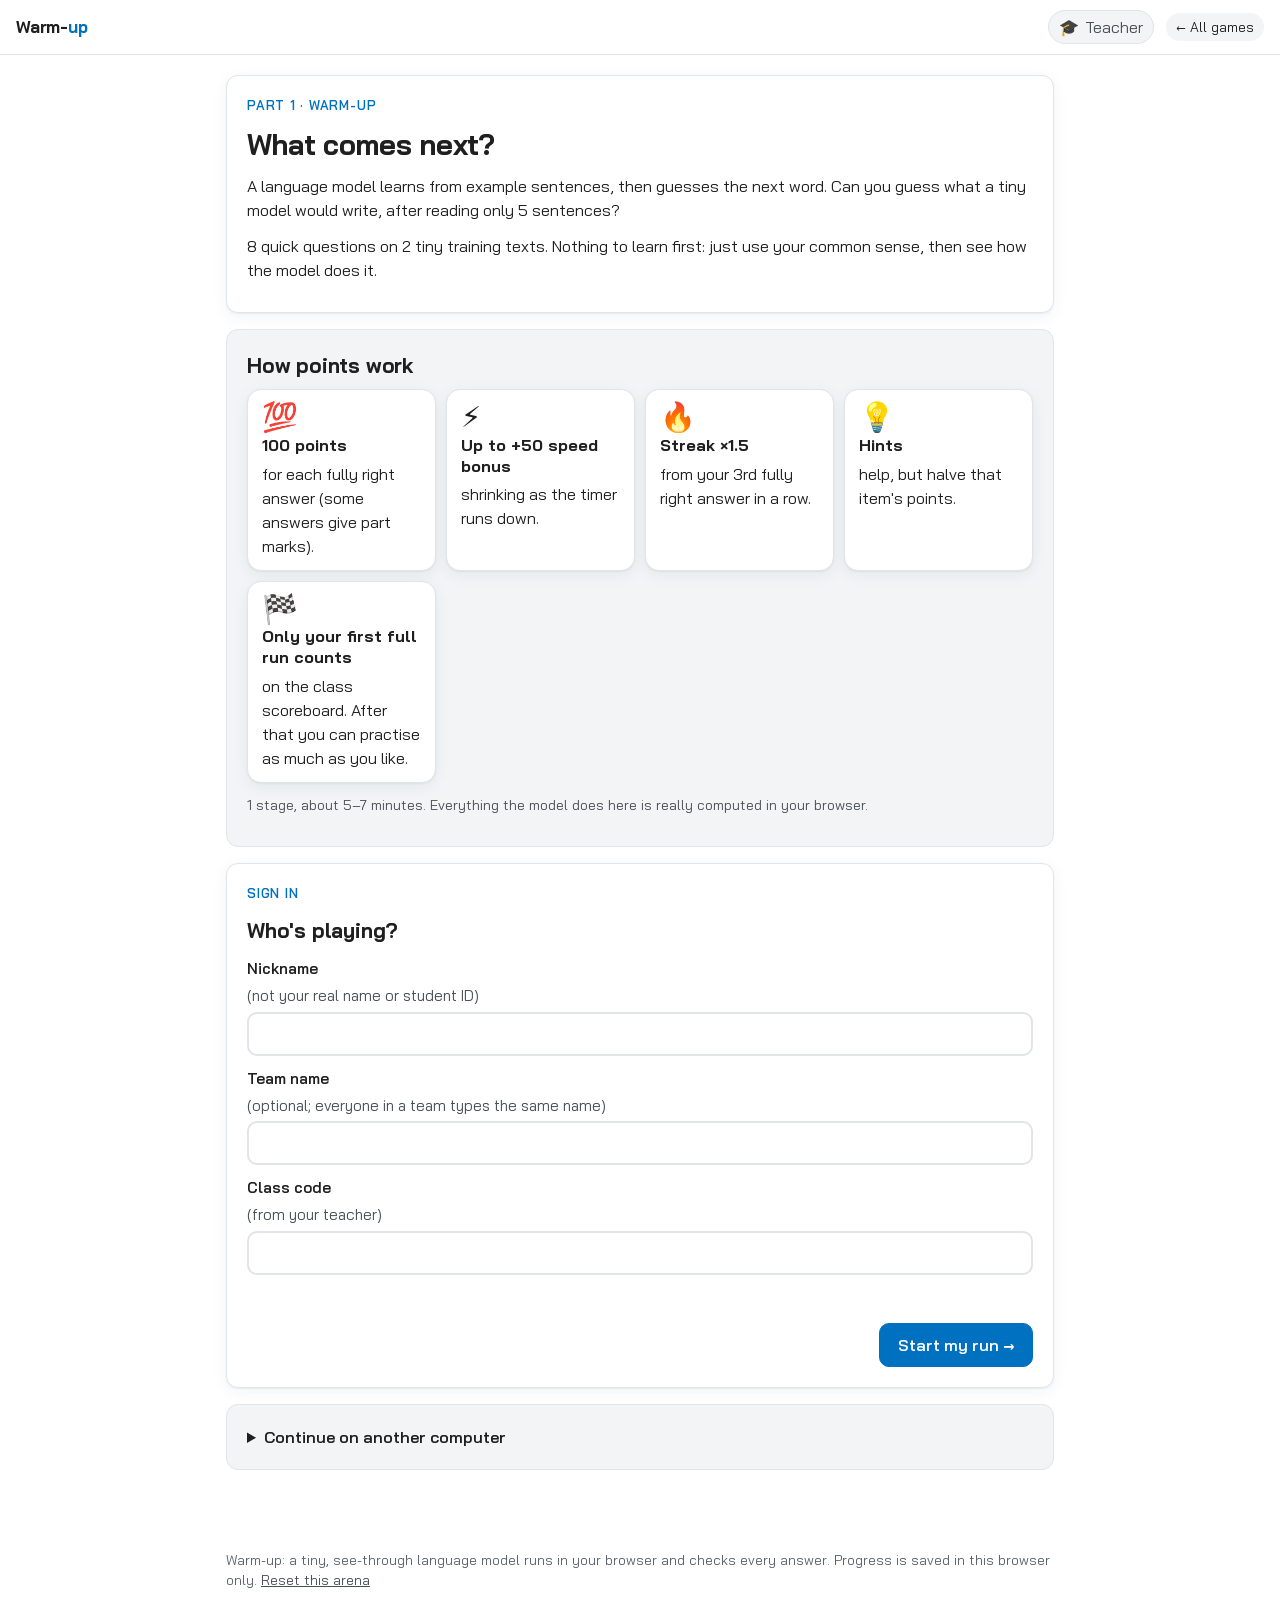
<file: warmup/index.html>
<!doctype html>
<html lang="en">
<head>
  <meta charset="utf-8">
  <meta name="viewport" content="width=device-width, initial-scale=1">
  <meta name="color-scheme" content="light only">
  <title>Warm-up: What comes next?</title>
  <meta name="description" content="A quick warm-up: guess the next word a tiny model writes after reading 5 sentences.">
  <link rel="icon" href="data:image/svg+xml,%3Csvg xmlns='http://www.w3.org/2000/svg' viewBox='0 0 32 32'%3E%3Crect width='32' height='32' rx='7' fill='%230070C0'/%3E%3Crect x='6' y='20' width='4' height='6' rx='1' fill='white'/%3E%3Crect x='12' y='14' width='4' height='12' rx='1' fill='white'/%3E%3Crect x='18' y='9' width='4' height='17' rx='1' fill='white'/%3E%3Crect x='24' y='17' width='4' height='9' rx='1' fill='white'/%3E%3C/svg%3E">
  <link rel="preconnect" href="https://fonts.googleapis.com">
  <link rel="preconnect" href="https://fonts.gstatic.com" crossorigin>
  <link rel="stylesheet" href="https://fonts.googleapis.com/css2?family=Bai+Jamjuree:wght@400;500;600;700&display=swap">
  <link rel="stylesheet" href="../shared/arena.css">
  <link rel="stylesheet" href="../shared/visual.css">
  <link rel="stylesheet" href="../shared/theme-chula.css">
</head>
<body>
  <header class="topbar">
    <button class="brand" id="brand" type="button" aria-label="Arena home">Warm-<span>up</span></button>
    <span class="spacer"></span>
    <a class="pill" href="../index.html">&larr; All games</a>
  </header>
  <main id="app">
    <noscript><div class="card">This game needs JavaScript switched on.</div></noscript>
  </main>
  <footer>
    <p>Warm-up: a tiny, see-through language model runs in your browser and checks every answer. Progress is saved in this browser only.
      <button type="button" id="resetBtn">Reset this arena</button></p>
  </footer>
  <script src="../config.js"></script>
  <script src="../shared/model.js"></script>
  <script src="js/items.js"></script>
  <script src="../shared/visual.js"></script>
  <script src="../shared/arena.js"></script>
  <script src="../shared/widgets.js"></script>
  <script src="../llm/js/draw.js"></script>
  <script src="js/game.js"></script>
</body>
</html>
</file>
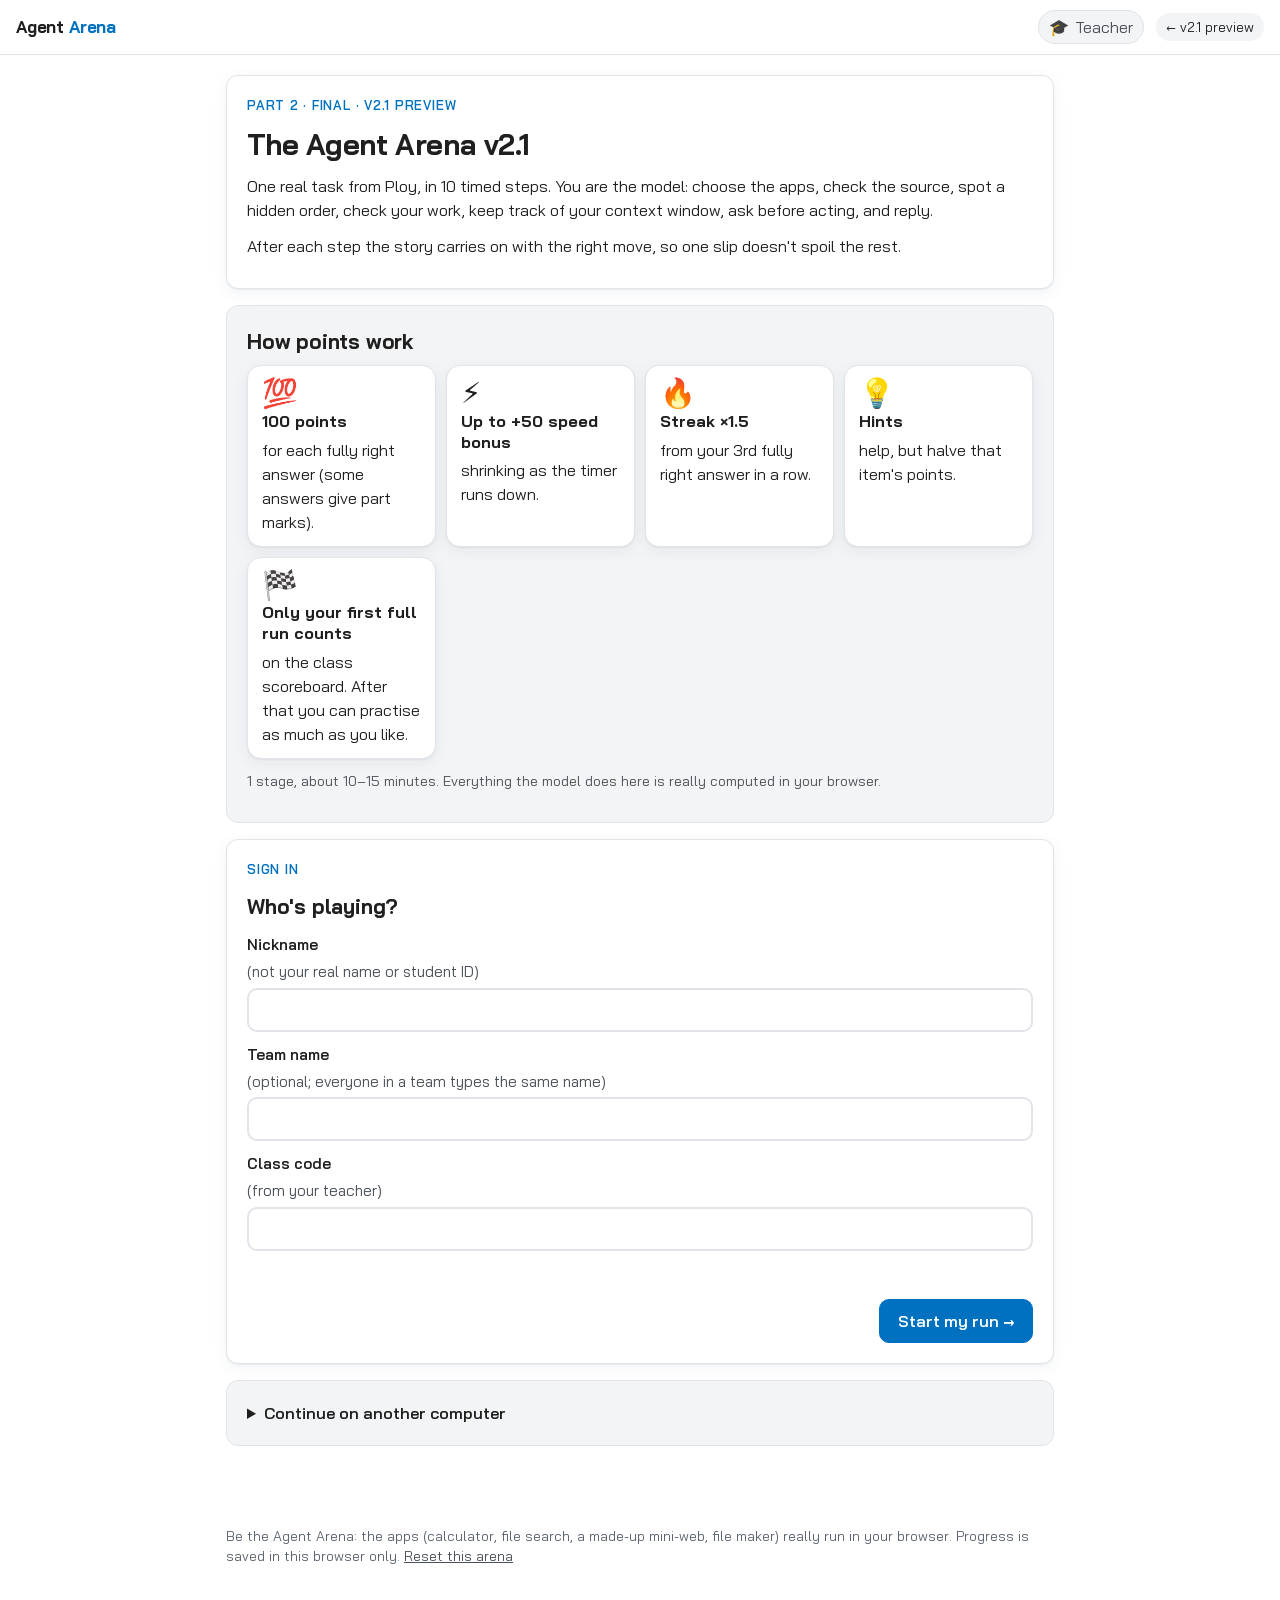
<file: v21/agent-final/index.html>
<!doctype html>
<html lang="en">
<head>
  <meta charset="utf-8">
  <meta name="viewport" content="width=device-width, initial-scale=1">
  <meta name="color-scheme" content="light only">
  <title>The Agent Arena v2.1 (preview)</title>
  <meta name="description" content="The final agent challenge: one task from Ploy in 10 timed steps, playing the model with real apps (v2.1 preview).">
  <link rel="icon" href="data:image/svg+xml,%3Csvg xmlns='http://www.w3.org/2000/svg' viewBox='0 0 32 32'%3E%3Crect width='32' height='32' rx='7' fill='%230070C0'/%3E%3Crect x='6' y='20' width='4' height='6' rx='1' fill='white'/%3E%3Crect x='12' y='14' width='4' height='12' rx='1' fill='white'/%3E%3Crect x='18' y='9' width='4' height='17' rx='1' fill='white'/%3E%3Crect x='24' y='17' width='4' height='9' rx='1' fill='white'/%3E%3C/svg%3E">
  <link rel="preconnect" href="https://fonts.googleapis.com">
  <link rel="preconnect" href="https://fonts.gstatic.com" crossorigin>
  <link rel="stylesheet" href="https://fonts.googleapis.com/css2?family=Bai+Jamjuree:wght@400;500;600;700&display=swap">
  <link rel="stylesheet" href="../../shared/arena.css">
  <link rel="stylesheet" href="../../shared/visual.css">
  <link rel="stylesheet" href="../../shared/theme-chula.css">
  <link rel="stylesheet" href="../agent/agent21.css">
</head>
<body>
  <header class="topbar">
    <button class="brand" id="brand" type="button" aria-label="Arena home">Agent <span>Arena</span></button>
    <span class="spacer"></span>
    <a class="pill" href="../index.html">&larr; v2.1 preview</a>
  </header>
  <main id="app">
    <noscript><div class="card">This game needs JavaScript switched on.</div></noscript>
  </main>
  <footer>
    <p>Be the Agent Arena: the apps (calculator, file search, a made-up mini-web, file maker) really run in your browser. Progress is saved in this browser only.
      <button type="button" id="resetBtn">Reset this arena</button></p>
  </footer>
  <script src="../../config.js"></script>
  <script src="../../agent/data/cafe.js"></script>
  <script src="../../agent/data/raw.js"></script>
  <script src="../../agent/js/engine.js"></script>
  <script src="../../agent/js/files.js"></script>
  <script src="../../agent/js/tools.js"></script>
  <script src="../agent/js/items.js"></script>
  <script src="../agent/js/window.js"></script>
  <script src="../../shared/visual.js"></script>
  <script src="../../shared/arena.js"></script>
  <script src="../../shared/widgets.js"></script>
  <script src="../agent/js/phones.js"></script>
  <script src="../agent/js/draw.js"></script>
  <script src="../agent/js/arena.js"></script>
  <script src="js/final.js"></script>
</body>
</html>
</file>
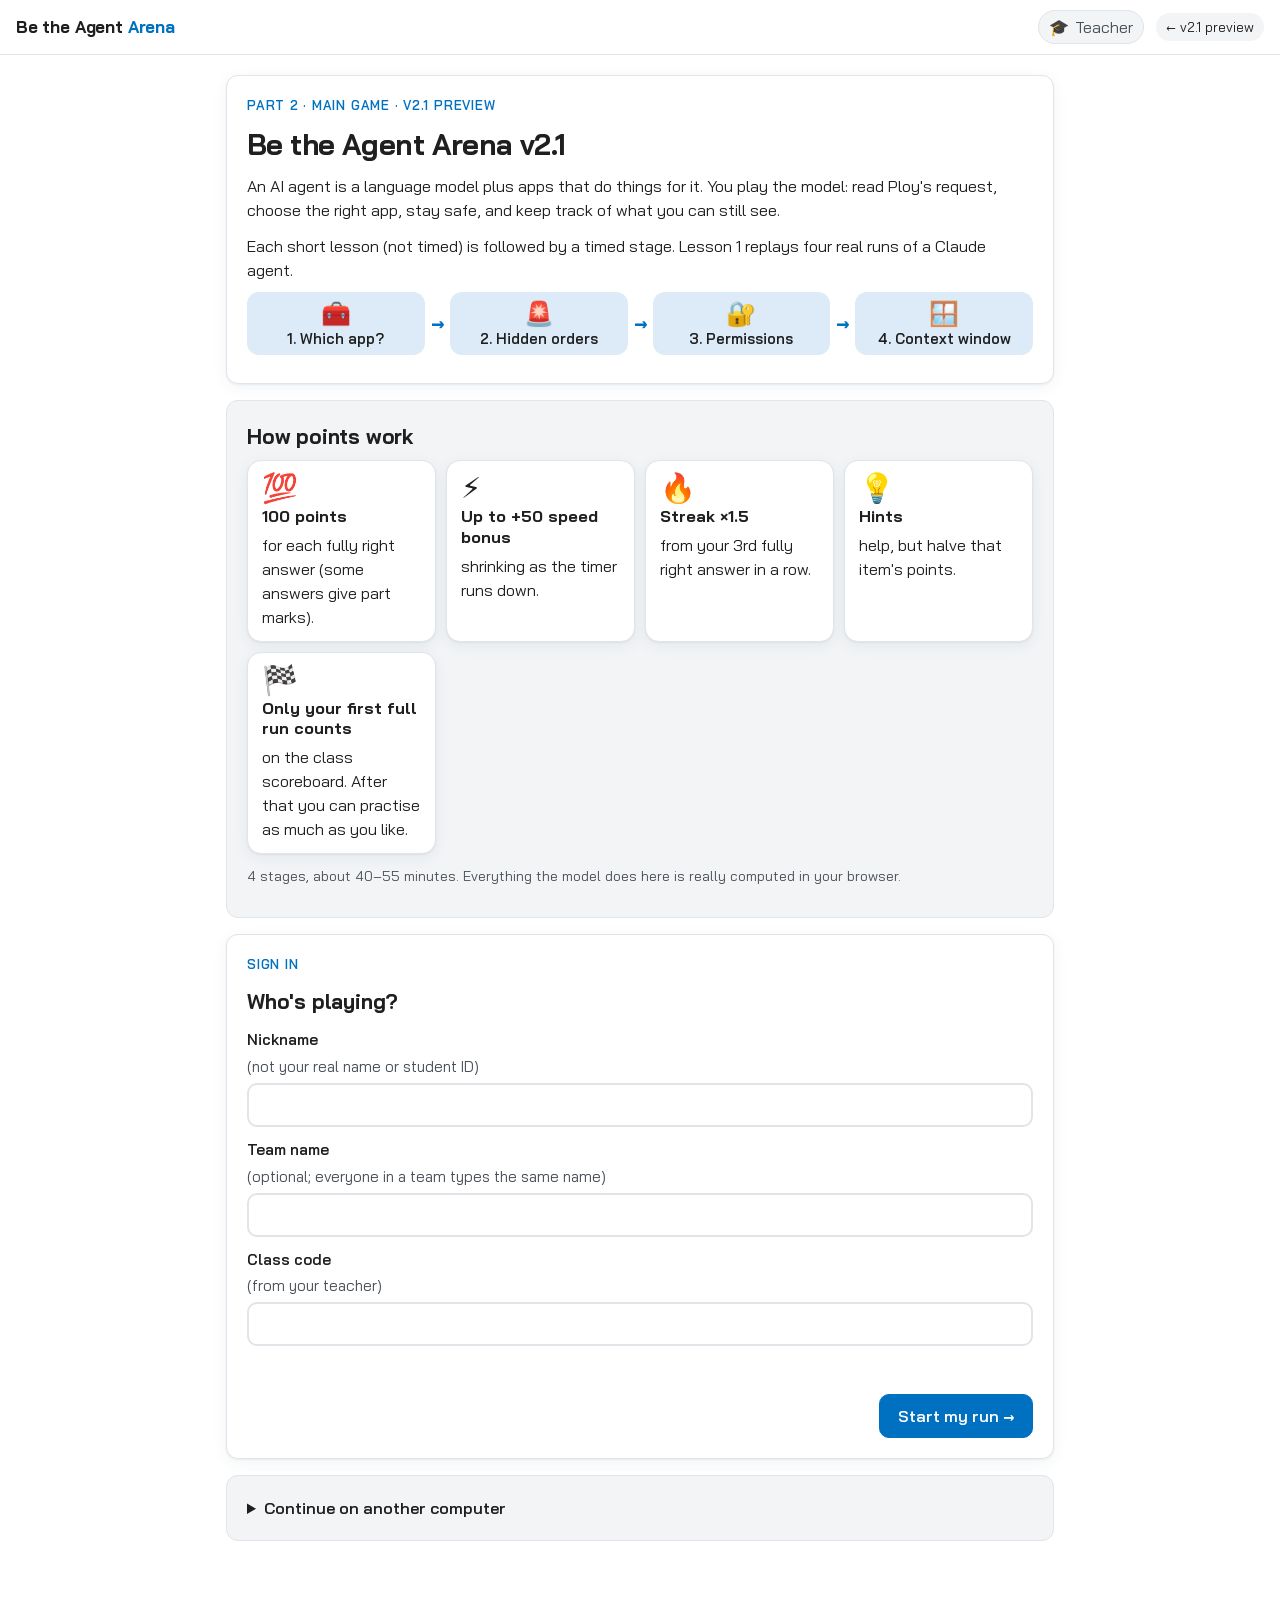
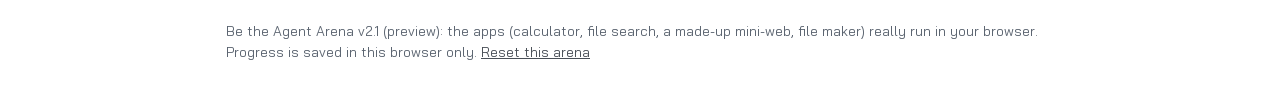
<file: v21/agent/index.html>
<!doctype html>
<html lang="en">
<head>
  <meta charset="utf-8">
  <meta name="viewport" content="width=device-width, initial-scale=1">
  <meta name="color-scheme" content="light only">
  <title>Be the Agent Arena v2.1 (preview)</title>
  <meta name="description" content="Play the model inside an AI agent: pick apps, spot hidden orders, ask permission and see what the context window still holds.">
  <link rel="icon" href="data:image/svg+xml,%3Csvg xmlns='http://www.w3.org/2000/svg' viewBox='0 0 32 32'%3E%3Crect width='32' height='32' rx='7' fill='%230070C0'/%3E%3Crect x='6' y='20' width='4' height='6' rx='1' fill='white'/%3E%3Crect x='12' y='14' width='4' height='12' rx='1' fill='white'/%3E%3Crect x='18' y='9' width='4' height='17' rx='1' fill='white'/%3E%3Crect x='24' y='17' width='4' height='9' rx='1' fill='white'/%3E%3C/svg%3E">
  <link rel="preconnect" href="https://fonts.googleapis.com">
  <link rel="preconnect" href="https://fonts.gstatic.com" crossorigin>
  <link rel="stylesheet" href="https://fonts.googleapis.com/css2?family=Bai+Jamjuree:wght@400;500;600;700&display=swap">
  <link rel="stylesheet" href="../../shared/arena.css">
  <link rel="stylesheet" href="../../shared/visual.css">
  <link rel="stylesheet" href="../../shared/theme-chula.css">
  <link rel="stylesheet" href="agent21.css">
</head>
<body>
  <header class="topbar">
    <button class="brand" id="brand" type="button" aria-label="Arena home">Be the Agent <span>Arena</span></button>
    <span class="spacer"></span>
    <a class="pill" href="../index.html">&larr; v2.1 preview</a>
  </header>
  <main id="app">
    <noscript><div class="card">This game needs JavaScript switched on.</div></noscript>
  </main>
  <footer>
    <p>Be the Agent Arena v2.1 (preview): the apps (calculator, file search, a made-up mini-web, file maker) really run in your browser. Progress is saved in this browser only.
      <button type="button" id="resetBtn">Reset this arena</button></p>
  </footer>
  <script src="../../config.js"></script>
  <script src="../../agent/data/cafe.js"></script>
  <script src="../../agent/data/raw.js"></script>
  <script src="../../agent/js/engine.js"></script>
  <script src="../../agent/js/files.js"></script>
  <script src="../../agent/js/tools.js"></script>
  <script src="js/items.js"></script>
  <script src="js/window.js"></script>
  <script src="../../shared/visual.js"></script>
  <script src="../../shared/arena.js"></script>
  <script src="../../shared/widgets.js"></script>
  <script src="js/phones.js"></script>
  <script src="js/draw.js"></script>
  <script src="js/lessons.js"></script>
  <script src="js/stages.js"></script>
</body>
</html>
</file>
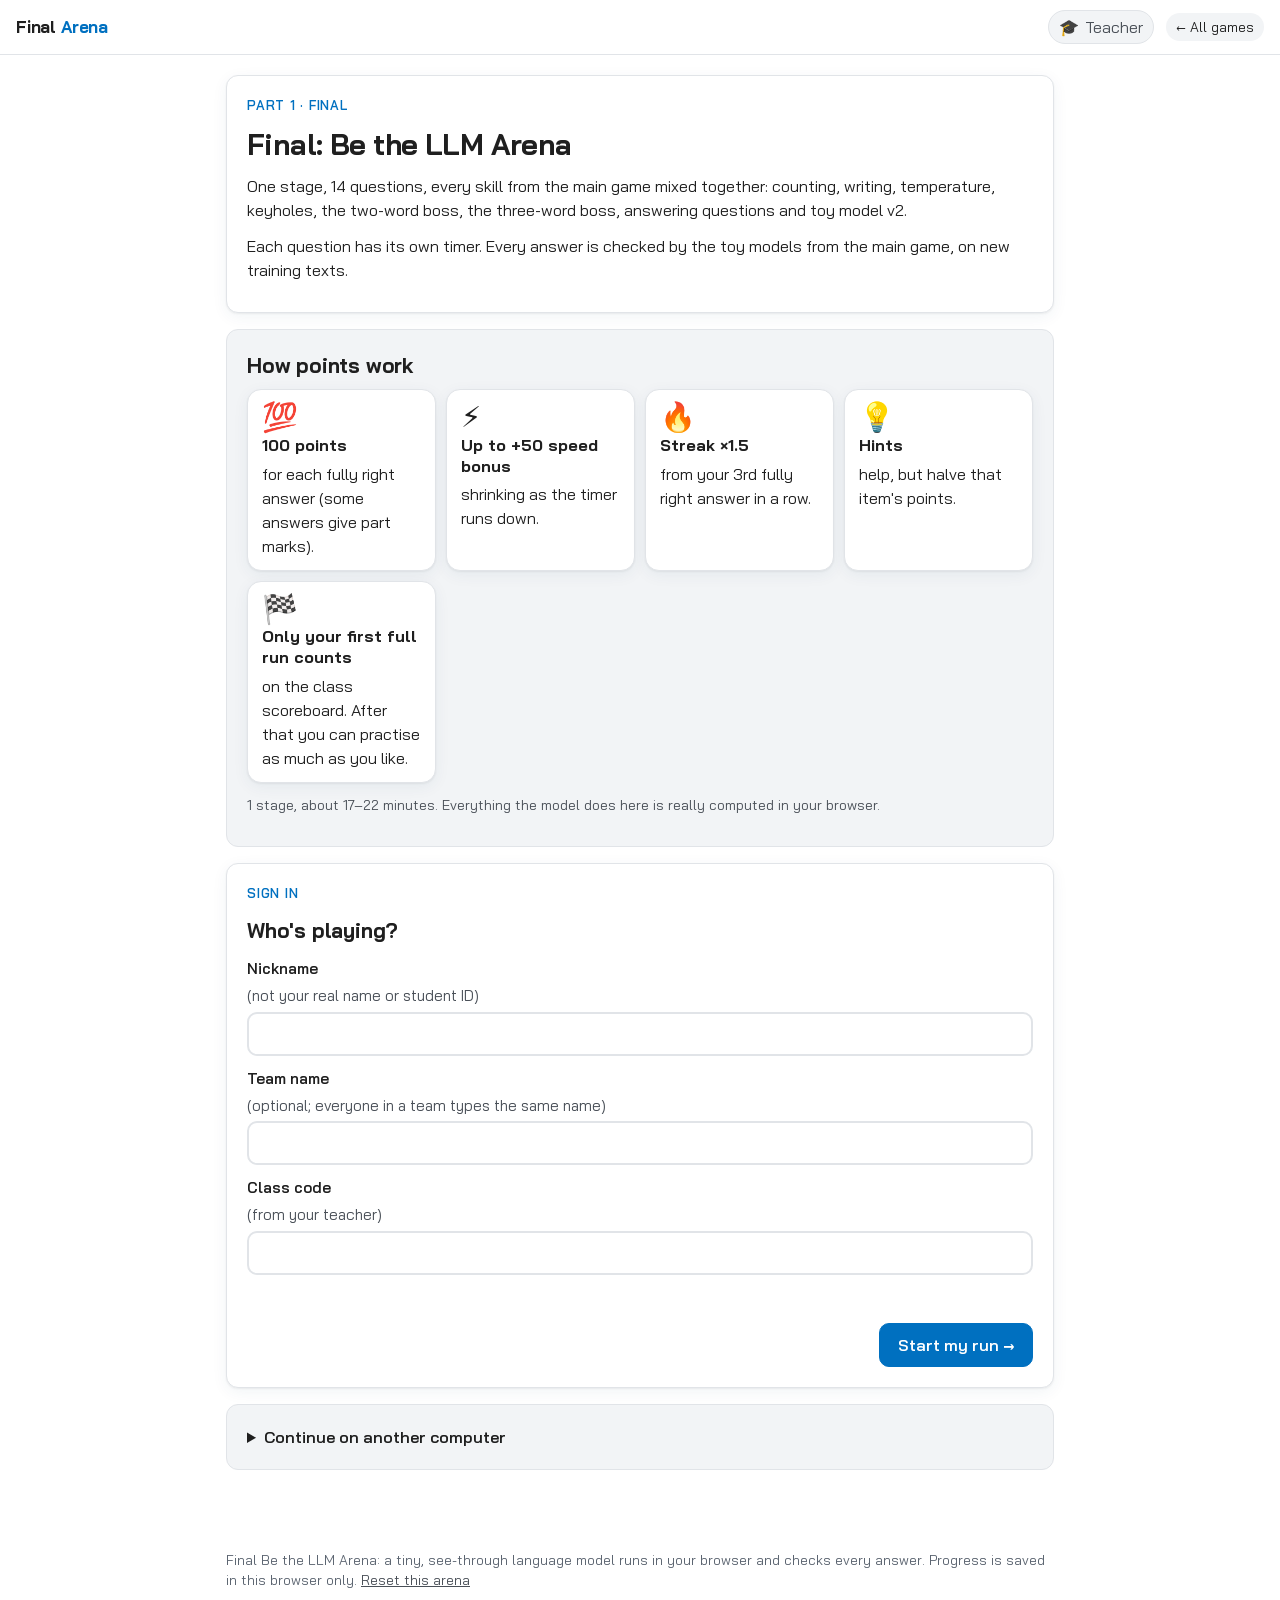
<file: v21/final/index.html>
<!doctype html>
<html lang="en">
<head>
  <meta charset="utf-8">
  <meta name="viewport" content="width=device-width, initial-scale=1">
  <meta name="color-scheme" content="light only">
  <title>Final: Be the LLM Arena (v2.1 preview)</title>
  <meta name="description" content="The final challenge: 14 timed questions mixing every skill from Be the LLM Arena.">
  <link rel="icon" href="data:image/svg+xml,%3Csvg xmlns='http://www.w3.org/2000/svg' viewBox='0 0 32 32'%3E%3Crect width='32' height='32' rx='7' fill='%230070C0'/%3E%3Crect x='6' y='20' width='4' height='6' rx='1' fill='white'/%3E%3Crect x='12' y='14' width='4' height='12' rx='1' fill='white'/%3E%3Crect x='18' y='9' width='4' height='17' rx='1' fill='white'/%3E%3Crect x='24' y='17' width='4' height='9' rx='1' fill='white'/%3E%3C/svg%3E">
  <link rel="preconnect" href="https://fonts.googleapis.com">
  <link rel="preconnect" href="https://fonts.gstatic.com" crossorigin>
  <link rel="stylesheet" href="https://fonts.googleapis.com/css2?family=Bai+Jamjuree:wght@400;500;600;700&display=swap">
  <link rel="stylesheet" href="../../shared/arena.css">
  <link rel="stylesheet" href="../../shared/visual.css">
  <link rel="stylesheet" href="../../shared/theme-chula.css">
</head>
<body>
  <header class="topbar">
    <button class="brand" id="brand" type="button" aria-label="Arena home">Final <span>Arena</span></button>
    <span class="spacer"></span>
    <a class="pill" href="../index.html">&larr; All games</a>
  </header>
  <main id="app">
    <noscript><div class="card">This game needs JavaScript switched on.</div></noscript>
  </main>
  <footer>
    <p>Final Be the LLM Arena: a tiny, see-through language model runs in your browser and checks every answer. Progress is saved in this browser only.
      <button type="button" id="resetBtn">Reset this arena</button></p>
  </footer>
  <script src="../../config.js"></script>
  <script src="../../shared/model.js"></script>
  <script src="../shared/model2.js"></script>
  <script src="../llm/data/worlds.js"></script>
  <script src="../llm/data/toy2.js"></script>
  <script src="../llm/js/items.js"></script>
  <script src="../llm/js/toy2.js"></script>
  <script src="../../shared/visual.js"></script>
  <script src="../../shared/arena.js"></script>
  <script src="../../shared/tempviz.js"></script>
  <script src="../../shared/widgets.js"></script>
  <script src="../llm/js/draw.js"></script>
  <script src="js/final.js"></script>
</body>
</html>
</file>
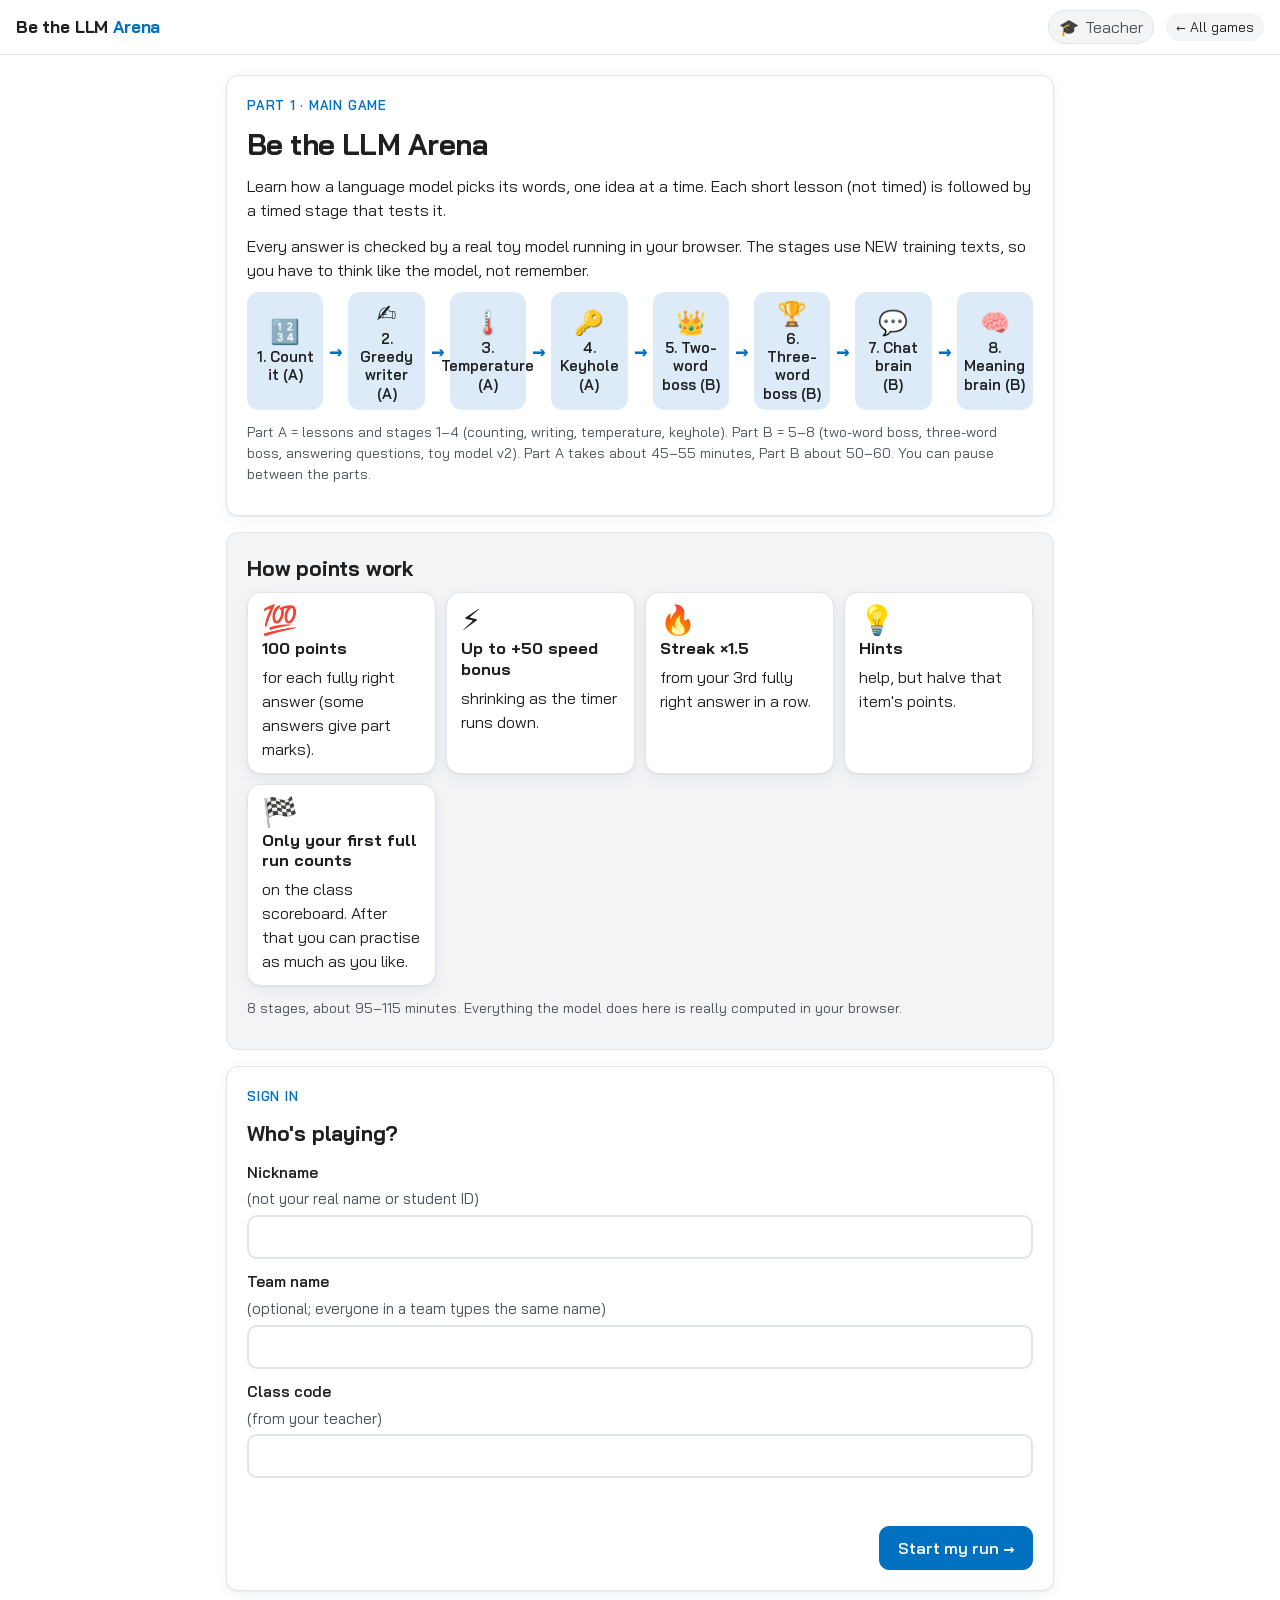
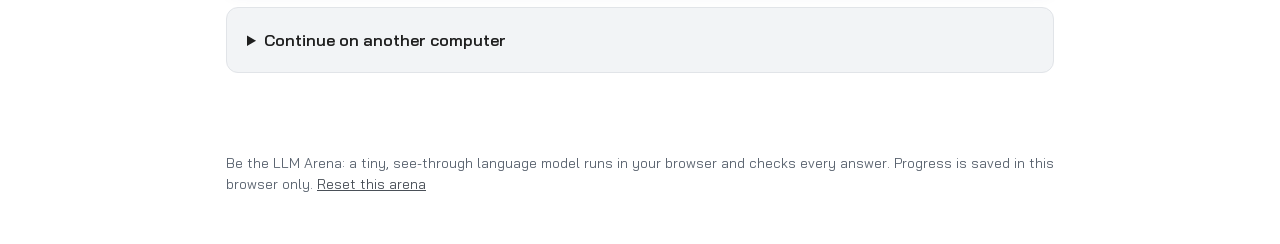
<file: v21/llm/index.html>
<!doctype html>
<html lang="en">
<head>
  <meta charset="utf-8">
  <meta name="viewport" content="width=device-width, initial-scale=1">
  <meta name="color-scheme" content="light only">
  <title>Be the LLM Arena (v2.1 preview)</title>
  <meta name="description" content="Learn how a language model picks its words: 8 short lessons, each followed by a timed stage on the class scoreboard.">
  <link rel="icon" href="data:image/svg+xml,%3Csvg xmlns='http://www.w3.org/2000/svg' viewBox='0 0 32 32'%3E%3Crect width='32' height='32' rx='7' fill='%230070C0'/%3E%3Crect x='6' y='20' width='4' height='6' rx='1' fill='white'/%3E%3Crect x='12' y='14' width='4' height='12' rx='1' fill='white'/%3E%3Crect x='18' y='9' width='4' height='17' rx='1' fill='white'/%3E%3Crect x='24' y='17' width='4' height='9' rx='1' fill='white'/%3E%3C/svg%3E">
  <link rel="preconnect" href="https://fonts.googleapis.com">
  <link rel="preconnect" href="https://fonts.gstatic.com" crossorigin>
  <link rel="stylesheet" href="https://fonts.googleapis.com/css2?family=Bai+Jamjuree:wght@400;500;600;700&display=swap">
  <link rel="stylesheet" href="../../shared/arena.css">
  <link rel="stylesheet" href="../../shared/visual.css">
  <link rel="stylesheet" href="../../shared/theme-chula.css">
</head>
<body>
  <header class="topbar">
    <button class="brand" id="brand" type="button" aria-label="Arena home">Be the LLM <span>Arena</span></button>
    <span class="spacer"></span>
    <a class="pill" href="../index.html">&larr; All games</a>
  </header>
  <main id="app">
    <noscript><div class="card">This game needs JavaScript switched on.</div></noscript>
  </main>
  <footer>
    <p>Be the LLM Arena: a tiny, see-through language model runs in your browser and checks every answer. Progress is saved in this browser only.
      <button type="button" id="resetBtn">Reset this arena</button></p>
  </footer>
  <script src="../../config.js"></script>
  <script src="../../shared/model.js"></script>
  <script src="../shared/model2.js"></script>
  <script src="data/worlds.js"></script>
  <script src="data/toy2.js"></script>
  <script src="js/items.js"></script>
  <script src="js/toy2.js"></script>
  <script src="../../shared/visual.js"></script>
  <script src="../../shared/arena.js"></script>
  <script src="../../shared/tempviz.js"></script>
  <script src="../../shared/widgets.js"></script>
  <script src="js/draw.js"></script>
  <script src="js/lessons.js"></script>
  <script src="js/stages.js"></script>
</body>
</html>
</file>
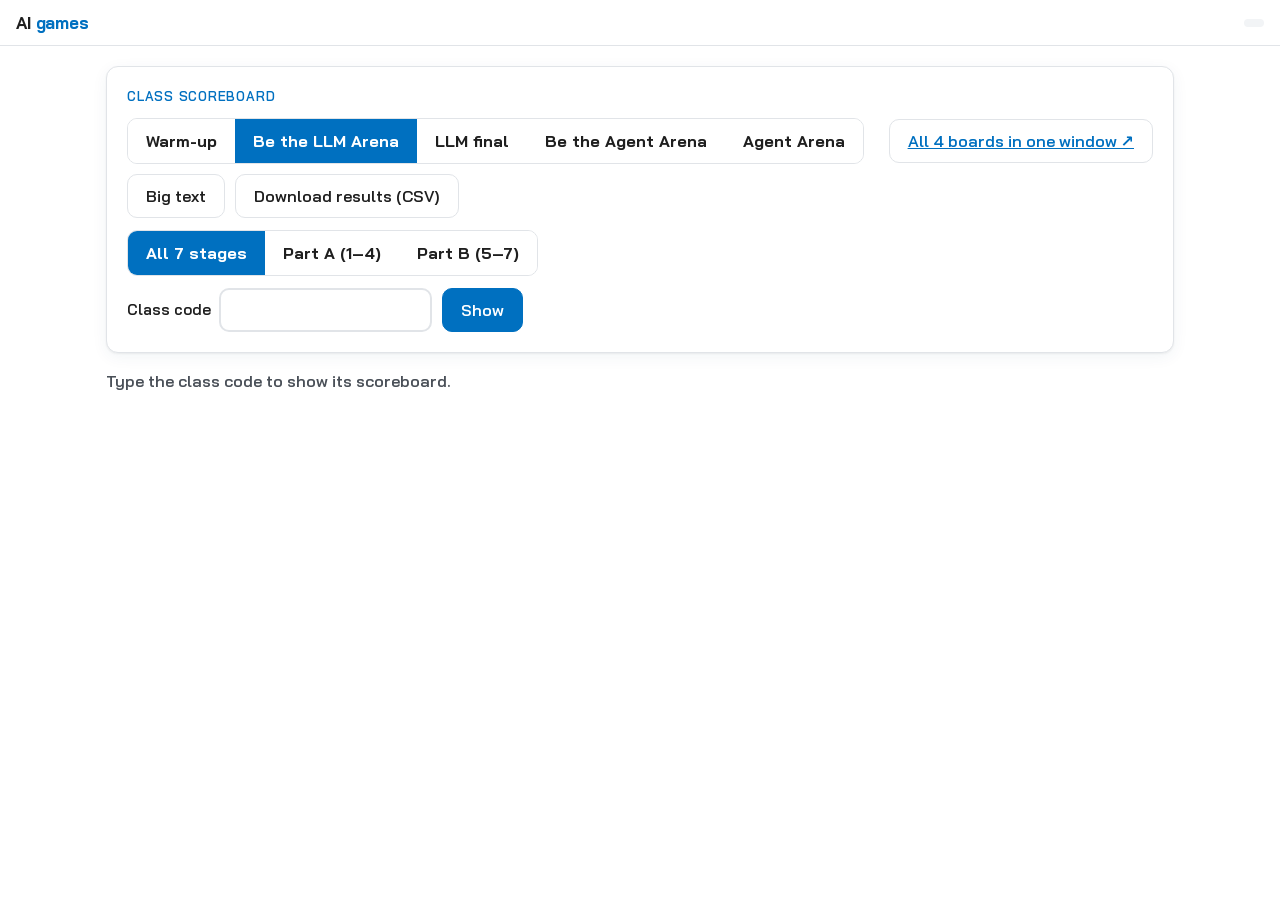
<file: board.html>
<!doctype html>
<html lang="en">
<head>
  <meta charset="utf-8">
  <meta name="viewport" content="width=device-width, initial-scale=1">
  <meta name="color-scheme" content="light only">
  <title>Class scoreboard · AI games</title>
  <link rel="icon" href="data:image/svg+xml,%3Csvg xmlns='http://www.w3.org/2000/svg' viewBox='0 0 32 32'%3E%3Crect width='32' height='32' rx='7' fill='%230070C0'/%3E%3Cpath d='M9 8h14v4a7 7 0 0 1-14 0z M16 19v4 M11 25h10' stroke='white' stroke-width='2.4' fill='none' stroke-linecap='round'/%3E%3C/svg%3E">
  <link rel="preconnect" href="https://fonts.googleapis.com">
  <link rel="preconnect" href="https://fonts.gstatic.com" crossorigin>
  <link rel="stylesheet" href="https://fonts.googleapis.com/css2?family=Bai+Jamjuree:wght@400;500;600;700&display=swap">
  <link rel="stylesheet" href="shared/arena.css">
  <link rel="stylesheet" href="shared/theme-chula.css">
</head>
<body>
  <header class="topbar">
    <a class="brand" href="index.html" style="text-decoration:none;color:inherit">AI <span>games</span></a>
    <span class="spacer"></span>
    <span class="pill" id="updated"></span>
  </header>
  <main id="app" style="max-width:1100px">
    <noscript><div class="card">The scoreboard needs JavaScript switched on.</div></noscript>
  </main>
  <script src="config.js"></script>
  <script src="shared/arena.js"></script>
  <script src="shared/board.js"></script>
</body>
</html>
</file>
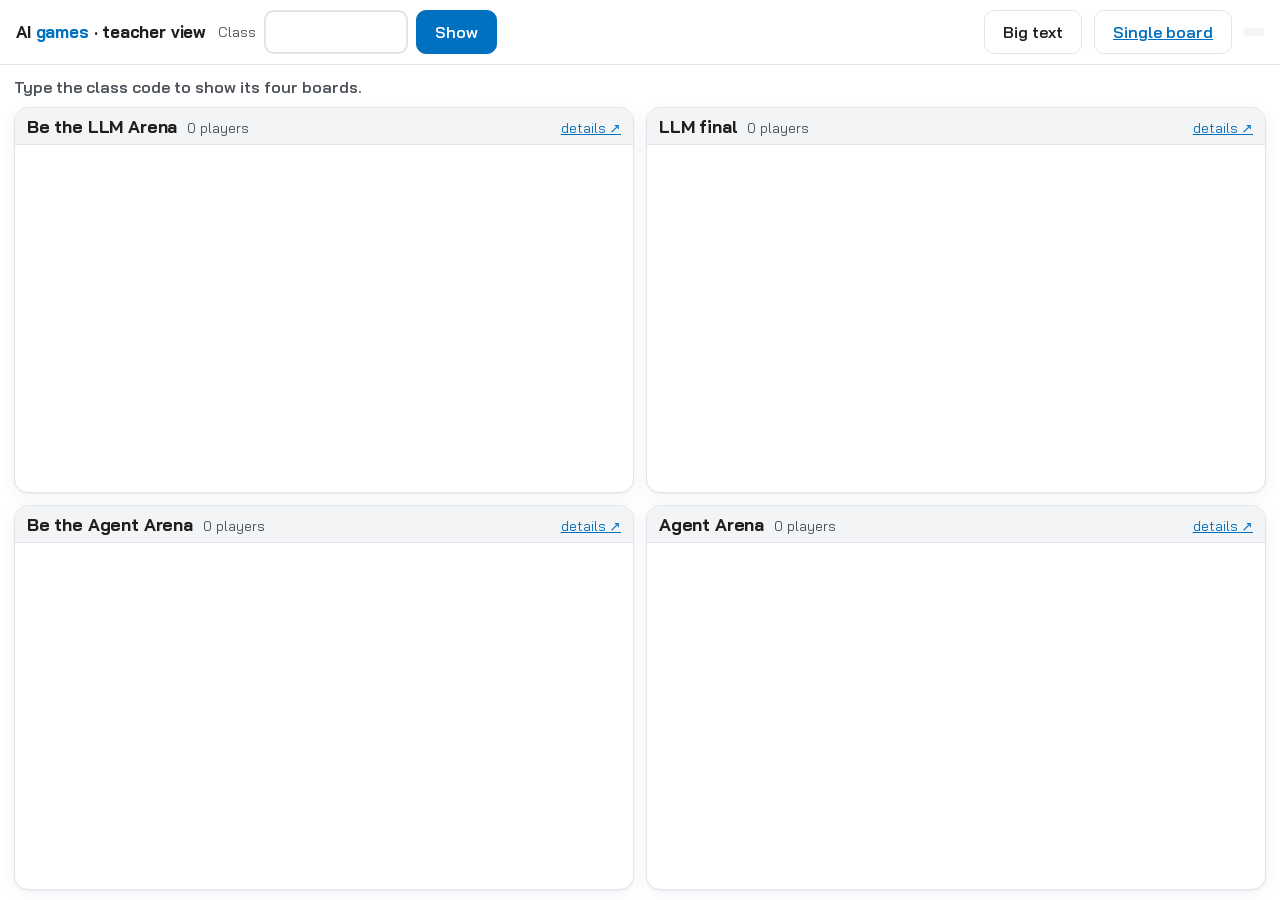
<file: teacher.html>
<!doctype html>
<html lang="en">
<head>
  <meta charset="utf-8">
  <meta name="viewport" content="width=device-width, initial-scale=1">
  <meta name="color-scheme" content="light only">
  <title>Teacher view: all 4 boards · AI games</title>
  <link rel="icon" href="data:image/svg+xml,%3Csvg xmlns='http://www.w3.org/2000/svg' viewBox='0 0 32 32'%3E%3Crect width='32' height='32' rx='7' fill='%230070C0'/%3E%3Cpath d='M9 8h14v4a7 7 0 0 1-14 0z M16 19v4 M11 25h10' stroke='white' stroke-width='2.4' fill='none' stroke-linecap='round'/%3E%3C/svg%3E">
  <link rel="preconnect" href="https://fonts.googleapis.com">
  <link rel="preconnect" href="https://fonts.gstatic.com" crossorigin>
  <link rel="stylesheet" href="https://fonts.googleapis.com/css2?family=Bai+Jamjuree:wght@400;500;600;700&display=swap">
  <link rel="stylesheet" href="shared/arena.css">
  <link rel="stylesheet" href="shared/theme-chula.css">
  <style>
    /* one screen, four boards: sized for a projector (1280-1920 px wide); one column on narrow screens */
    body { overflow-x: hidden; }
    .tv-top { display: flex; flex-wrap: wrap; align-items: center; gap: 8px 12px; }
    .tv-top form { display: flex; gap: 8px; align-items: center; }
    .tv-top .text-input { width: 9em; }
    /* the 4 boards fill exactly the screen under the top bar (--top is set by teacher.js); each scrolls inside */
    main.tv { max-width: none; margin: 0; padding: 10px 14px; height: calc(100vh - var(--top, 64px)); display: flex; flex-direction: column; gap: 8px; box-sizing: border-box; }
    main.tv > .feedback:empty { display: none; }
    main.tv > .feedback { margin: 0; }
    .tv-grid { flex: 1; min-height: 0; display: grid; grid-template-columns: repeat(2, minmax(0, 1fr)); grid-template-rows: repeat(2, minmax(0, 1fr)); gap: 12px; }
    .tv-board { display: flex; flex-direction: column; border: 1px solid var(--line); border-radius: 14px; background: var(--surface); box-shadow: var(--shadow); min-height: 0; overflow: hidden; }
    .tv-head { display: flex; align-items: baseline; gap: 10px; padding: 5px 12px; border-bottom: 1px solid var(--line); background: var(--surface-2); }
    .tv-head h2 { margin: 0; font-size: 1.1rem; }
    .tv-head .muted { font-size: .85rem; }
    .tv-head .open { margin-left: auto; font-size: .85rem; }
    .tv-body { overflow-y: auto; flex: 1; min-height: 0; }
    /* compact one-line rows; two columns inside a board when the class is big (set by teacher.js) */
    .tv-list { column-gap: 14px; padding: 2px 8px 6px; }
    .tv-list.two { column-count: 2; column-rule: 1px solid var(--line); }
    .tv-row { display: grid; grid-template-columns: 1.9em minmax(0, 1fr) 86px 5.6em 3.4em; gap: 6px; align-items: center;
      padding: 1px 0; border-bottom: 1px solid var(--line); break-inside: avoid; font-size: .86rem; line-height: 1.2; }
    .tv-row .rank { font-weight: 800; color: var(--ink-3); text-align: right; }
    .tv-row.top1 .rank { color: #b8860b; }
    .tv-nick { font-weight: 700; white-space: nowrap; overflow: hidden; text-overflow: ellipsis; }
    .tv-nick small { font-weight: 400; color: var(--ink-3); margin-left: 4px; }
    .tv-row .pts { text-align: right; font-weight: 800; font-variant-numeric: tabular-nums; }
    .segs { display: flex; gap: 2px; height: 10px; }
    .segs span { flex: 1; border-radius: 2px; background: var(--bar-track, #e6e9f2); position: relative; overflow: hidden; }
    .segs span.done { background: var(--good); }
    .segs span.cur { outline: 2px solid var(--accent); outline-offset: -2px; }
    .segs span.cur i { position: absolute; inset: 0 auto 0 0; background: var(--accent); }
    .segs span.lesson { background: repeating-linear-gradient(45deg, #c3dcf1 0 3px, #e9f2fa 3px 6px); outline: 2px solid var(--accent); outline-offset: -2px; }
    .pos { font-size: .8rem; color: var(--ink-2); white-space: nowrap; overflow: hidden; text-overflow: ellipsis; }
    .pos.fin { color: var(--good); font-weight: 700; }
    .tv-row.idle > * { opacity: .5; }
    .tv-empty { padding: 14px; color: var(--ink-3); }
    .legend { font-size: .78rem; color: var(--ink-3); }
    /* two columns: the nickname matters most, so the bar and the texts get narrower (team shown in the tooltip) */
    .tv-list.two .tv-row { grid-template-columns: 1.6em minmax(0, 1fr) 50px 4.4em 3em; gap: 5px; }
    .tv-list.two .tv-nick small { display: none; }
    .tv-list.two .pos { font-size: .74rem; }
    @media (max-width: 1499px) { .legend { display: none; } }
    html.projector .tv-row { font-size: 1.1rem; grid-template-columns: 2em minmax(0, 1fr) 96px 6.4em 3.8em; }
    html.projector .pos { font-size: .95rem; }
    html.projector .tv-list.two .tv-row { grid-template-columns: 1.7em minmax(0, 1fr) 54px 4.6em 3.3em; }
    html.projector .tv-list.two .pos { font-size: .82rem; }
    html.projector .tv-head h2 { font-size: 1.35rem; }
    @media (max-width: 900px) {   /* phones and small tablets: one column, the page scrolls */
      main.tv { height: auto; }
      .tv-grid { grid-template-columns: minmax(0, 1fr); grid-template-rows: none; }
      .tv-board { max-height: 70vh; }
    }
  </style>
</head>
<body>
  <header class="topbar tv-top">
    <a class="brand" href="index.html" style="text-decoration:none;color:inherit" title="▶ answered/items in the stage being played · 📖 reading the lesson · faded = no answer for 5 minutes. Bars: one segment per stage (finals: per item).">AI <span>games</span> · teacher view</a>
    <form id="cf"><label for="cc" class="small muted">Class</label><input class="text-input" id="cc" maxlength="20" autocomplete="off"><button class="btn primary" type="submit">Show</button></form>
    <span class="spacer"></span>
    <span class="legend" title="Progress bar: one segment per stage (finals: one per item). Green = finished, blue fill = items answered in the stage being played, stripes = reading the lesson.">▶ answered/items · 📖 lesson · faded = no answer for 5 min</span>
    <button class="btn ghost" id="big" type="button">Big text</button>
    <a class="btn ghost" id="single" href="board.html" title="One board with every stage column and the Part A/B views">Single board</a>
    <span class="pill" id="updated"></span>
  </header>
  <main id="app" class="tv">
    <noscript><div class="card">The teacher view needs JavaScript switched on.</div></noscript>
  </main>
  <script src="config.js"></script>
  <script src="shared/arena.js"></script>
  <script src="shared/teacher.js"></script>
</body>
</html>
</file>
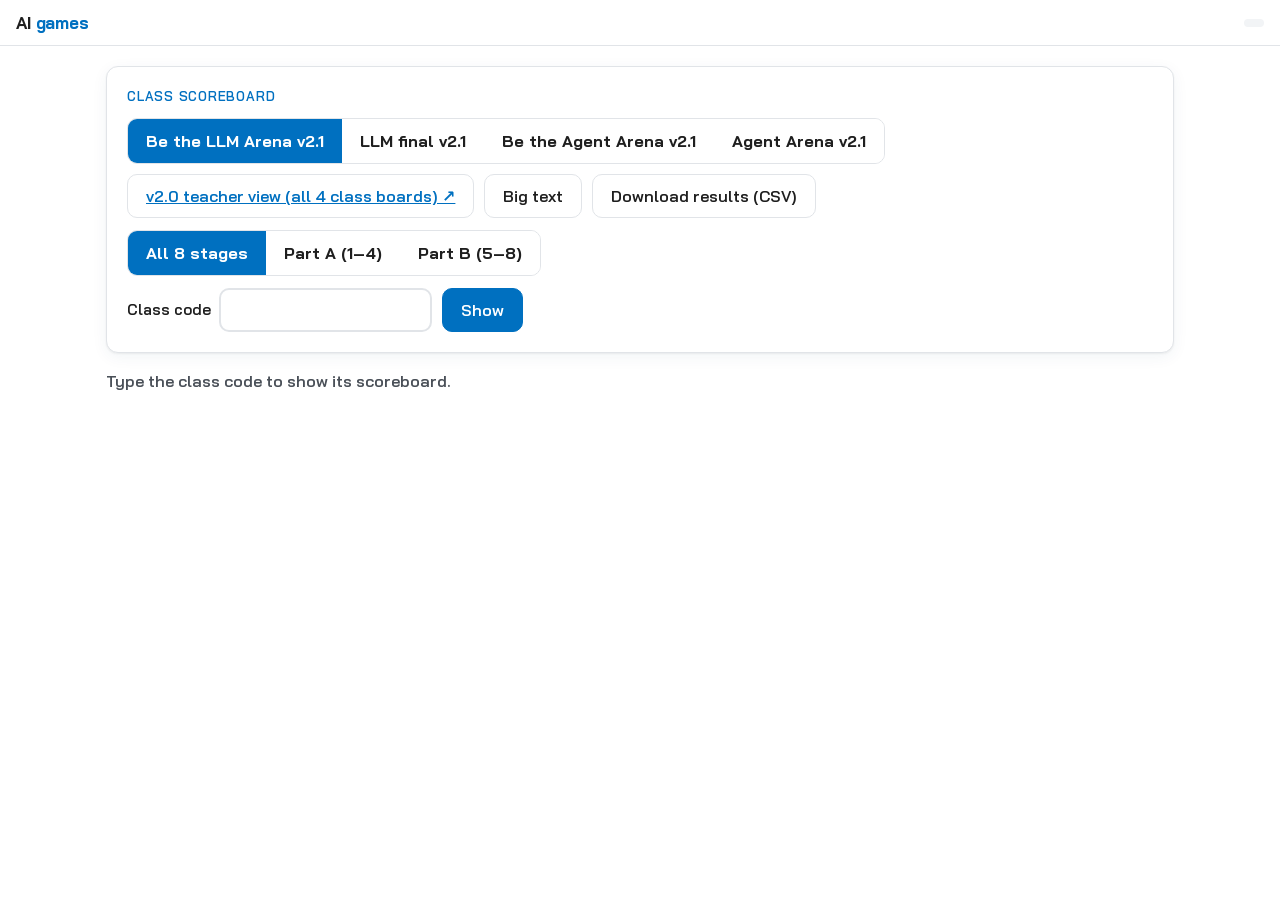
<file: v21/board.html>
<!doctype html>
<html lang="en">
<head>
  <meta charset="utf-8">
  <meta name="viewport" content="width=device-width, initial-scale=1">
  <meta name="color-scheme" content="light only">
  <title>v2.1 preview · Class scoreboard · AI games</title>
  <link rel="icon" href="data:image/svg+xml,%3Csvg xmlns='http://www.w3.org/2000/svg' viewBox='0 0 32 32'%3E%3Crect width='32' height='32' rx='7' fill='%230070C0'/%3E%3Cpath d='M9 8h14v4a7 7 0 0 1-14 0z M16 19v4 M11 25h10' stroke='white' stroke-width='2.4' fill='none' stroke-linecap='round'/%3E%3C/svg%3E">
  <link rel="preconnect" href="https://fonts.googleapis.com">
  <link rel="preconnect" href="https://fonts.gstatic.com" crossorigin>
  <link rel="stylesheet" href="https://fonts.googleapis.com/css2?family=Bai+Jamjuree:wght@400;500;600;700&display=swap">
  <link rel="stylesheet" href="../shared/arena.css">
  <link rel="stylesheet" href="../shared/theme-chula.css">
</head>
<body>
  <header class="topbar">
    <a class="brand" href="index.html" style="text-decoration:none;color:inherit">AI <span>games</span></a>
    <span class="spacer"></span>
    <span class="pill" id="updated"></span>
  </header>
  <main id="app" style="max-width:1100px">
    <noscript><div class="card">The scoreboard needs JavaScript switched on.</div></noscript>
  </main>
  <script src="../config.js"></script>
  <script src="../shared/arena.js"></script>
  <script src="shared/board.js"></script>
</body>
</html>
</file>
<file: shared/arena.css>
/* AI games — shared styles for the master page, the arenas and the scoreboard. White theme only. */
:root {
  --bg: #ffffff;
  --surface: #ffffff;
  --surface-2: #eef1f8;
  --ink: #1b2130;
  --ink-2: #4a5468;
  --ink-3: #5c6579;
  --line: #d9deea;
  --accent: #1f5fbf;        /* theme blue: bars, primary buttons */
  --accent-soft: #dbe6f8;
  --accent-ink: #ffffff;
  --warn: #c2570c;          /* orange: wrong / warning */
  --warn-soft: #fbe6d6;
  --good: #1d7a46;
  --good-soft: #d9f0e2;
  --bar-track: #e6eaf3;
  --focus: #f0a020;
  --predict-ink: #8a5200;   /* amber text that passes contrast on white */
  --mode-ink: #9a3f06;
  --radius: 12px;
  --shadow: 0 1px 2px rgba(20, 30, 60, .06), 0 4px 16px rgba(20, 30, 60, .06);
  --fs: 16px;
  --font: "Inter", system-ui, -apple-system, "Segoe UI", Roboto, sans-serif;
  --mono: ui-monospace, "SF Mono", Consolas, monospace;
  color-scheme: light;
}

* { box-sizing: border-box; }
html { font-size: var(--fs); }
body {
  margin: 0;
  background: var(--bg);
  color: var(--ink);
  font-family: var(--font);
  line-height: 1.5;
  -webkit-text-size-adjust: 100%;
}
html.class-mode { --fs: 22px; }

a { color: var(--accent); }
button, input, select, textarea { font: inherit; color: inherit; }
:focus-visible { outline: 3px solid var(--focus); outline-offset: 2px; }

/* ---------- layout ---------- */
.topbar {
  position: sticky; top: 0; z-index: 5;
  display: flex; align-items: center; gap: 12px;
  padding: 10px 16px;
  background: var(--surface);
  border-bottom: 1px solid var(--line);
}
.brand { white-space: nowrap; font-weight: 700; letter-spacing: -.01em; cursor: pointer; background: none; border: 0; padding: 0; font-size: 1.05rem; }
.brand span { color: var(--accent); }
.topbar .spacer { flex: 1; }
.pill {
  display: inline-flex; align-items: center; gap: 6px;
  padding: 4px 10px; border-radius: 999px;
  background: var(--surface-2); color: var(--ink-2); font-size: .85rem; white-space: nowrap;
}
.pill.mode { background: var(--warn-soft); color: var(--mode-ink); white-space: normal; text-align: center; }

main { max-width: 860px; margin: 0 auto; padding: 20px 16px 64px; }
.card {
  background: var(--surface); border: 1px solid var(--line); border-radius: var(--radius);
  padding: 20px; margin: 0 0 16px; box-shadow: var(--shadow);
}
.card.soft { background: var(--surface-2); box-shadow: none; }
h1 { font-size: 1.8rem; line-height: 1.2; margin: 0 0 8px; letter-spacing: -.02em; }
h2 { font-size: 1.3rem; margin: 0 0 8px; letter-spacing: -.01em; }
h3 { font-size: 1.05rem; margin: 0 0 6px; }
p { margin: 0 0 10px; }
.muted { color: var(--ink-2); }
.small { font-size: .875rem; }
.kicker { font-size: .8rem; font-weight: 600; text-transform: uppercase; letter-spacing: .06em; color: var(--accent); margin-bottom: 4px; }
.row { display: flex; flex-wrap: wrap; gap: 10px; align-items: center; }
.row.end { justify-content: flex-end; }
.stack > * + * { margin-top: 12px; }
.hidden { display: none !important; }

/* ---------- buttons ---------- */
.btn {
  display: inline-flex; align-items: center; justify-content: center; gap: 6px;
  min-height: 44px; padding: 8px 18px;
  border-radius: 10px; border: 1px solid var(--line);
  background: var(--surface); cursor: pointer; font-weight: 600;
}
.btn:hover { border-color: var(--accent); }
.btn.primary { background: var(--accent); color: var(--accent-ink); border-color: var(--accent); }
.btn.primary:hover { filter: brightness(1.08); }
.btn.ghost { background: transparent; }
.btn:disabled { opacity: .45; cursor: not-allowed; filter: none; }

/* ---------- the sentence / blank ---------- */
.sentence {
  font-size: 1.5rem; line-height: 1.45; font-weight: 600;
  padding: 18px; border-radius: var(--radius); background: var(--surface-2);
  overflow-wrap: anywhere;
}
.sentence .blank {
  display: inline-block; min-width: 3.5em; border-bottom: 3px solid var(--accent);
  color: var(--accent); text-align: center;
}
.sentence .dim { color: var(--ink-3); font-weight: 400; }

.choices { display: grid; grid-template-columns: repeat(2, minmax(0, 1fr)); gap: 10px; }
.choice {
  min-width: 0; overflow-wrap: anywhere;
  min-height: 56px; padding: 10px 14px; border-radius: 10px;
  border: 2px solid var(--line); background: var(--surface); cursor: pointer;
  font-size: 1.1rem; font-weight: 600; text-align: left;
  display: flex; flex-direction: column; gap: 6px;
}
.choice:hover:not(:disabled) { border-color: var(--accent); }
.choice.picked { border-color: var(--accent); background: var(--accent-soft); }
.choice.correct { border-color: var(--good); background: var(--good-soft); }
.choice.wrong { border-color: var(--warn); background: var(--warn-soft); }
.choice:disabled { cursor: default; }
.choice .tag { font-size: .8rem; font-weight: 600; color: var(--ink-2); }

.feedback { min-height: 1.5em; font-weight: 600; }
.feedback.good { color: var(--good); }
.feedback.bad { color: var(--warn); }


.toast {
  position: fixed; left: 50%; bottom: 20px; transform: translateX(-50%);
  background: var(--ink); color: var(--bg); padding: 10px 16px; border-radius: 10px; font-weight: 600;
  z-index: 20; max-width: calc(100% - 32px);
}

footer { max-width: 860px; margin: 0 auto; padding: 0 16px 40px; color: var(--ink-3); font-size: .85rem; }
footer button { background: none; border: 0; color: var(--ink-2); text-decoration: underline; cursor: pointer; padding: 0; }

.sr-only { position: absolute; width: 1px; height: 1px; padding: 0; margin: -1px; overflow: hidden; clip: rect(0 0 0 0); white-space: nowrap; border: 0; }
a.pill { text-decoration: none; color: inherit; }
a.pill:hover { text-decoration: underline; }
.text-input { width: 100%; min-height: 44px; padding: 8px 12px; border: 2px solid var(--line); border-radius: 10px; background: var(--surface); }
.text-input:focus { border-color: var(--accent); outline: none; }
label.field { display: grid; gap: 4px; font-weight: 600; font-size: .95rem; }
label.field span.muted { font-weight: 400; }
.table-wrap { overflow-x: auto; }
table { border-collapse: collapse; width: 100%; font-size: .95rem; }
th, td { text-align: left; padding: 8px 10px; border-bottom: 1px solid var(--line); vertical-align: top; }
th { font-size: .8rem; text-transform: uppercase; letter-spacing: .04em; color: var(--ink-2); }
td.num, th.num { text-align: right; font-variant-numeric: tabular-nums; }
.why { border-left: 4px solid var(--accent); }
.mono { font-family: var(--mono); }

/* ---------- master page ---------- */
.games { list-style: none; margin: 0; padding: 0; display: grid; gap: 12px; }
.game {
  display: grid; grid-template-columns: 3.2em 1fr auto; gap: 14px; align-items: center;
  padding: 16px; border: 1px solid var(--line); border-radius: var(--radius); background: var(--surface); box-shadow: var(--shadow);
  text-decoration: none; color: inherit;
}
.game:hover { border-color: var(--accent); }
.game .n { width: 2.6em; height: 2.6em; border-radius: 50%; display: grid; place-items: center; font-weight: 800; background: var(--accent-soft); color: var(--accent); }
.game.arena .n { background: var(--warn-soft); color: var(--mode-ink); }
.game .t { font-weight: 700; font-size: 1.1rem; }
.game .d { color: var(--ink-2); font-size: .92rem; }
.game .tag { font-size: .75rem; font-weight: 700; text-transform: uppercase; letter-spacing: .05em; color: var(--ink-3); }
.game .done { color: var(--good); font-weight: 700; white-space: nowrap; }
.game .go { color: var(--accent); font-weight: 700; white-space: nowrap; }

/* ---------- arena ---------- */
.hud { display: flex; flex-wrap: wrap; gap: 8px 14px; align-items: center; font-size: .9rem; color: var(--ink-2); }
.hud b { color: var(--ink); font-variant-numeric: tabular-nums; }
.timer { position: relative; height: 10px; border-radius: 5px; background: var(--bar-track); overflow: hidden; flex: 1 1 160px; min-width: 120px; }
.timer > span { position: absolute; inset: 0 auto 0 0; background: var(--good); border-radius: 5px; transition: width .2s linear; }
.timer.low > span { background: var(--warn); }
.streak { color: var(--mode-ink); font-weight: 700; }
.item-box.locked { pointer-events: none; }
.item-box.locked .unlock-ok, .item-box.locked .v-file { pointer-events: auto; }
.result-card { border-left: 4px solid var(--good); }
.result-card.bad { border-left-color: var(--warn); }
.result-card.part { border-left-color: var(--focus); }
.pts-line { font-family: var(--mono); font-size: .92rem; color: var(--ink-2); }
.big-points { font-size: 2.2rem; font-weight: 800; font-variant-numeric: tabular-nums; }
.rules { margin: 0; padding-left: 1.2em; }
.rules li + li { margin-top: 4px; }
.textbox { font-family: var(--mono); background: var(--surface-2); border-radius: 10px; padding: 10px 14px; white-space: pre-wrap; overflow-wrap: anywhere; font-size: .95rem; max-height: 22em; overflow: auto; }
.textbox .hl { background: #fff1b8; border-radius: 3px; }
.tiles { display: flex; flex-wrap: wrap; gap: 8px; }
.tile { min-height: 40px; padding: 6px 12px; border-radius: 8px; border: 2px solid var(--line); background: var(--surface); cursor: pointer; font-weight: 600; font-size: 1rem; }
.tile:hover:not(:disabled) { border-color: var(--accent); }
.tile.end { border-style: dashed; }
.tile.on { border-color: var(--accent); background: var(--accent-soft); }
.tile.good { border-color: var(--good); background: var(--good-soft); }
.tile.bad { border-color: var(--warn); background: var(--warn-soft); }
.built { min-height: 56px; padding: 12px 14px; border-radius: 10px; background: var(--surface-2); font-size: 1.2rem; font-weight: 600; overflow-wrap: anywhere; }
.built .seed { color: var(--ink-3); }
.built .w { display: inline-block; padding: 0 4px; border-radius: 4px; }
.built .w.good { background: var(--good-soft); }
.built .w.bad { background: var(--warn-soft); text-decoration: line-through; }
.counts { display: grid; grid-template-columns: repeat(auto-fill, minmax(190px, 1fr)); gap: 8px; }
.counts .c { border: 1px solid var(--line); border-radius: 8px; padding: 6px 10px; font-size: .9rem; }
.counts .c b { display: block; }
.status { font-size: .85rem; }
.status.ok { color: var(--good); }
.status.wait { color: var(--mode-ink); }
.pick-list { display: grid; gap: 8px; }
.pick { display: grid; grid-template-columns: auto 1fr auto; gap: 10px; align-items: center; padding: 10px 12px; border: 2px solid var(--line); border-radius: 10px; background: var(--surface); cursor: pointer; text-align: left; }
.pick.on { border-color: var(--accent); background: var(--accent-soft); }
.pick.good { border-color: var(--good); background: var(--good-soft); }
.pick.bad { border-color: var(--warn); background: var(--warn-soft); }
.pick .tok { font-family: var(--mono); font-size: .85rem; color: var(--ink-2); white-space: nowrap; }
.doc { border: 1px solid var(--line); border-radius: 10px; padding: 12px 14px; background: var(--surface); }
.doc .meta { font-size: .8rem; color: var(--ink-3); margin-bottom: 4px; }
.meter { height: 12px; border-radius: 6px; background: var(--bar-track); overflow: hidden; }
.meter > span { display: block; height: 100%; background: var(--accent); }
.meter.over > span { background: var(--warn); }

/* ---------- scoreboard ---------- */
.tabs { display: inline-flex; border: 1px solid var(--line); border-radius: 10px; overflow: hidden; }
.tabs button { border: 0; background: var(--surface); padding: 10px 18px; font-weight: 700; cursor: pointer; min-height: 44px; }
.tabs button[aria-selected="true"] { background: var(--accent); color: var(--accent-ink); }
.board td.rank { width: 3em; font-weight: 800; color: var(--ink-3); }
.board td.live { color: var(--accent); font-weight: 700; white-space: nowrap; }
.board td.live .live-pts { color: var(--ink-2); font-weight: 600; }
.board tr.top1 td.rank { color: #b8860b; }
html.projector { --fs: 22px; }

@media (max-width: 560px) {
  .topbar { gap: 8px; }
  .pill { font-size: .72rem; padding: 3px 8px; }
  h1 { font-size: 1.5rem; }
  .choices { grid-template-columns: minmax(0, 1fr); }
  .card { padding: 16px; }
  .game { grid-template-columns: 2.6em 1fr; }
  .game .right { grid-column: 2; }
}
@media (prefers-reduced-motion: reduce) {
  * { transition: none !important; animation: none !important; }
}
footer { max-width: 860px; margin: 0 auto; padding: 0 16px 40px; color: var(--ink-3); font-size: .85rem; }
footer button { background: none; border: 0; color: var(--ink-2); text-decoration: underline; cursor: pointer; padding: 0; }
.tabs.toggle button[aria-pressed="true"] { background: var(--accent); color: var(--accent-ink); }
.doc.good { border-color: var(--good); background: var(--good-soft); }
.choices.one { grid-template-columns: minmax(0, 1fr); }

/* visual additions (v3) */
.lesson-card { display: flex; gap: 10px; align-items: flex-start; }
.lesson-icon { font-size: 1.6rem; line-height: 1.2; }
.goal-line { font-size: 1.05rem; }
.search-bar { flex: 1; min-width: 12rem; min-height: 44px; display: flex; align-items: center; padding: 6px 12px; border-radius: 10px; background: var(--surface-2); font-weight: 700; }
/* Dice master chart options (v4) */
.mini-chart { display: grid; gap: 4px; width: 100%; text-align: left; }
.mc-letter { font-size: .85rem; }
.mc-row { display: grid; grid-template-columns: 4.2em 1fr 3em; gap: 6px; align-items: center; font-size: .85rem; font-weight: 400; }
.mc-bar { height: 12px; background: var(--bar-track); border-radius: 6px; overflow: hidden; }
.mc-bar i { display: block; height: 100%; background: var(--accent); }
.mc-pct { text-align: right; font-variant-numeric: tabular-nums; }
@media (max-width: 480px) { .hide-sm { display: none; } .topbar { gap: 8px; padding: 10px 12px; } }

/* ---------- teacher mode (1 Oct 2026) ---------- */
.teacher-btn { cursor: pointer; border: 1px solid var(--line); font: inherit; }
.teacher-overlay { position: fixed; inset: 0; z-index: 50; background: rgba(0, 0, 0, .35); display: grid; place-items: center; padding: 16px; }
.teacher-dialog { width: min(420px, 100%); background: var(--surface); }
.teacher-panel { border: 2px solid var(--accent); }
.teacher-list { display: grid; gap: 6px; }
.teacher-row { display: flex; flex-wrap: wrap; align-items: center; justify-content: space-between; gap: 6px 12px; padding: 4px 0; border-bottom: 1px solid var(--line); }
.teacher-row .row { gap: 6px; }
.teacher-pill { background: var(--accent-soft); }
.teacher-answer-card { border-left: 4px solid var(--accent); }
</file>
<file: shared/visual.css>
/* AI games — visual building blocks (shared/visual.js). Uses each page's colour variables. Phone first. */

.sr-only { position: absolute; width: 1px; height: 1px; overflow: hidden; clip: rect(0 0 0 0); white-space: nowrap; }

/* ---------- flow ---------- */
.v-flow { display: flex; flex-wrap: wrap; align-items: stretch; gap: 6px; margin: 8px 0; }
.v-node {
  flex: 1 1 0; min-width: 7.5em;
  display: flex; flex-direction: column; align-items: center; justify-content: center; text-align: center; gap: 2px;
  padding: 10px 8px; border-radius: 12px; background: var(--accent-soft); color: var(--ink);
  border: 1px solid transparent;
}
.v-node.good { background: var(--good-soft); border-color: var(--good); }
.v-node.bad { background: var(--warn-soft); border-color: var(--warn); }
.v-node .v-icon { font-size: 1.5rem; line-height: 1.2; }
.v-node .v-label { font-weight: 700; line-height: 1.25; }
.v-node .v-sub { font-size: .82rem; color: var(--ink-2); line-height: 1.25; }
.v-arrow { align-self: center; font-weight: 700; color: var(--accent); font-size: 1.2rem; }
.v-loop { flex-basis: 100%; text-align: center; font-size: .9rem; color: var(--accent); font-weight: 600; }
.v-flow.compact .v-node { min-width: 5em; padding: 6px 8px; font-size: .92rem; }
.v-flow.compact .v-node .v-label { font-weight: 600; }

/* ---------- cards ---------- */
.v-cards, .v-recap { display: grid; grid-template-columns: repeat(auto-fit, minmax(15rem, 1fr)); gap: 10px; margin: 8px 0; }
.v-cards.cols-2 { grid-template-columns: repeat(auto-fit, minmax(13rem, 1fr)); }
.v-cards.cols-3 { grid-template-columns: repeat(auto-fit, minmax(11rem, 1fr)); }
.v-card {
  background: var(--surface); border: 1px solid var(--line); border-radius: 14px; padding: 12px 14px;
  box-shadow: var(--shadow);
}
.v-card p { margin: 6px 0 0; }
.v-card.good { border-color: var(--good); background: var(--good-soft); }
.v-card.bad { border-color: var(--warn); background: var(--warn-soft); }
.v-card.accent { border-color: var(--accent); background: var(--accent-soft); }
.v-card-icon { font-size: 1.8rem; line-height: 1; margin-bottom: 4px; }
.v-card-icon.sm { font-size: 1.4rem; margin: 0; }
.v-card-title { font-weight: 700; line-height: 1.3; }
.v-recap-head { display: flex; align-items: center; gap: 8px; }

/* ---------- rules ---------- */
.v-rules { display: grid; gap: 6px; margin: 6px 0; }
.v-rule { display: flex; gap: 10px; align-items: flex-start; padding: 8px 10px; border-radius: 10px; background: var(--surface-2); }
.v-rule-n { flex: none; font-size: 1.15rem; line-height: 1.3; color: var(--accent); font-weight: 700; min-width: 1.4em; text-align: center; }

/* ---------- steps (level intros) ---------- */
.v-steps { list-style: none; padding: 0; margin: 4px 0; display: grid; gap: 10px; }
.v-step { border: 1px solid var(--line); border-radius: 14px; padding: 12px 14px; background: var(--surface); }
.v-step-head { display: flex; align-items: center; gap: 10px; }
.v-step-icon {
  flex: none; width: 2.4rem; height: 2.4rem; border-radius: 50%; background: var(--accent-soft);
  display: inline-flex; align-items: center; justify-content: center; font-size: 1.3rem; font-weight: 700; color: var(--accent);
}
.v-step-title { font-weight: 700; line-height: 1.3; }
.v-step-text { margin: 6px 0 0; }

/* ---------- examples ---------- */
.v-example { margin-top: 8px; padding: 8px 10px; border-radius: 10px; background: var(--surface-2); font-family: var(--mono); font-size: .9rem; overflow-wrap: anywhere; }
.v-example .v-flow { font-family: var(--font); margin: 2px 0; }
.v-ex-line { display: flex; flex-wrap: wrap; gap: 6px; align-items: baseline; padding: 2px 0; }
.v-ex-arrow { color: var(--accent); font-weight: 700; }
.v-ex-a { color: var(--good); }

/* ---------- more fold ---------- */
.v-more { margin-top: 6px; }
.v-more > summary {
  cursor: pointer; color: var(--accent); font-weight: 600; font-size: .9rem; list-style: none;
  display: inline-flex; align-items: center; gap: 4px; min-height: 32px;
}
.v-more > summary::-webkit-details-marker { display: none; }
.v-more > summary::before { content: "＋"; }
.v-more[open] > summary::before { content: "－"; }
.v-more p { margin: 6px 0 0; }

/* ---------- glossary ---------- */
.v-gloss { margin-top: 10px; }
.v-gloss-title { font-weight: 700; font-size: .85rem; text-transform: uppercase; letter-spacing: .06em; color: var(--ink-3); margin-bottom: 6px; }
.v-gloss-list { display: grid; grid-template-columns: repeat(auto-fit, minmax(14rem, 1fr)); gap: 8px; margin: 0; }
.v-gloss-item { border-left: 4px solid var(--accent); background: var(--surface-2); border-radius: 8px; padding: 8px 10px; }
.v-gloss-item dt { font-weight: 700; }
.v-gloss-item dd { margin: 2px 0 0; font-size: .92rem; }

/* ---------- diagrams ---------- */
.v-diagram { margin: 10px 0; padding: 0; }
.v-caption { font-size: .8rem; color: var(--ink-3); margin: 6px 0 0; }
.v-dice { display: grid; gap: 10px; }
.v-dice-row { display: grid; grid-template-columns: minmax(9rem, 1fr) 2fr; gap: 10px; align-items: center; }
.v-dice-label { display: flex; flex-direction: column; }
.v-dice-label span { font-size: .85rem; color: var(--ink-2); }
.v-dice-bars { display: grid; gap: 3px; }
.v-dice-bar { position: relative; height: 1.5rem; background: var(--bar-track); border-radius: 6px; overflow: hidden; }
.v-dice-bar i { position: absolute; inset: 0 auto 0 0; background: var(--accent); opacity: .75; }
.v-dice-bar span { position: relative; padding-left: 6px; font-size: .85rem; line-height: 1.5rem; font-weight: 600; }
.v-keyhole { display: grid; gap: 6px; font-size: 1.05rem; }
.v-key-line { display: flex; flex-wrap: wrap; gap: 4px; align-items: baseline; padding: 8px 10px; background: var(--surface-2); border-radius: 10px; }
.v-key-hid { color: transparent; background: var(--line); border-radius: 4px; user-select: none; }
.v-key-seen { font-weight: 700; background: var(--accent-soft); border-radius: 4px; padding: 0 4px; }
.v-key-blank { color: var(--accent); font-weight: 700; }
.v-key-guess { color: var(--ink-2); }
.v-vs { display: grid; grid-template-columns: 1fr auto 1fr; gap: 8px; align-items: center; }
.v-vs.two { grid-template-columns: 1fr 1fr; }
.v-vs-mid { font-size: 2rem; font-weight: 700; color: var(--warn); text-align: center; }
.v-desk { border: 2px dashed var(--accent); border-radius: 14px; padding: 10px; background: var(--accent-soft); }
.v-desk-top { font-weight: 700; margin-bottom: 8px; }
.v-desk-items { display: flex; flex-wrap: wrap; gap: 6px; }
.v-chip { display: inline-flex; align-items: center; padding: 6px 10px; border-radius: 999px; background: var(--surface); border: 1px solid var(--line); font-size: .92rem; }
.v-chip.bad { border-color: var(--warn); background: var(--warn-soft); }
.v-desk-meter { margin-top: 8px; display: flex; align-items: center; gap: 8px; font-size: .85rem; color: var(--ink-2); }
.v-desk-meter i { display: block; height: 10px; flex: 1; max-width: 12rem; border-radius: 6px; background: linear-gradient(90deg, var(--accent) 70%, var(--bar-track) 70%); }

/* ---------- file viewer ---------- */
.v-file { border: 1px solid var(--line); border-radius: 14px; padding: 10px 12px; background: var(--surface); margin: 8px 0; }
.v-file-head { display: flex; flex-wrap: wrap; gap: 10px; align-items: center; }
.v-file-icon { font-size: 1.8rem; }
.v-file-name { flex: 1; min-width: 10rem; display: flex; flex-direction: column; }
.v-file-name span { font-size: .85rem; color: var(--ink-2); }
.v-file-btns { display: flex; gap: 8px; flex-wrap: wrap; }
.v-viewer { margin-top: 10px; }
.v-sheet-wrap { overflow-x: auto; -webkit-overflow-scrolling: touch; border: 1px solid var(--line); border-radius: 8px 8px 0 0; max-height: 60vh; }
.v-sheet { border-collapse: collapse; font-size: .88rem; min-width: 100%; }
.v-sheet th, .v-sheet td { border: 1px solid #e3e6ee; padding: 4px 8px; white-space: nowrap; }
.v-sheet thead th { background: #f1f3f7; color: var(--ink-3); font-weight: 600; position: sticky; top: 0; }
.v-sheet th.rn { background: #f1f3f7; color: var(--ink-3); font-weight: 600; text-align: right; min-width: 2em; }
.v-sheet tr.hdr td { font-weight: 700; background: #f7f8fb; }
.v-sheet td.num { text-align: right; font-variant-numeric: tabular-nums; }
.v-fx { font-size: .65rem; color: var(--good); margin-left: 4px; font-weight: 700; vertical-align: super; }
.v-sheet-tabs { display: flex; gap: 2px; border: 1px solid var(--line); border-top: 0; border-radius: 0 0 8px 8px; background: #f1f3f7; padding: 0 4px; overflow-x: auto; }
.v-sheet-tabs button { border: 0; background: transparent; padding: 8px 12px; min-height: 40px; font-size: .88rem; cursor: pointer; border-bottom: 3px solid transparent; }
.v-sheet-tabs button[aria-selected="true"] { background: var(--surface); color: var(--good); font-weight: 700; border-bottom-color: var(--good); }
.v-page {
  background: #fff; border: 1px solid var(--line); border-radius: 6px; padding: 18px 18px 22px;
  box-shadow: 0 2px 10px rgba(20, 30, 60, .10); max-width: 40rem; font-family: Georgia, "Times New Roman", serif; line-height: 1.55;
}
.v-page h3 { font-family: var(--font); margin: 0 0 10px; font-size: 1.15rem; }
.v-page h4 { font-family: var(--font); margin: 14px 0 6px; font-size: 1rem; }
.v-page p { margin: 0 0 8px; }
.v-page ul { margin: 0 0 8px; padding-left: 1.3em; }
.v-doc-table { border-collapse: collapse; margin: 6px 0 10px; font-size: .92rem; }
.v-doc-table th, .v-doc-table td { border: 1px solid #c9ced9; padding: 4px 10px; text-align: left; }
.v-doc-table th { background: #f1f3f7; }

/* ---------- phones ---------- */
@media (max-width: 560px) {
  .v-flow:not(.compact) { flex-direction: column; }
  .v-flow:not(.compact) .v-node { flex-direction: row; justify-content: flex-start; text-align: left; gap: 10px; min-width: 0; }
  .v-flow:not(.compact) .v-node .v-sub { margin-left: auto; text-align: right; }
  .v-flow:not(.compact) { gap: 2px; }
  .v-flow:not(.compact) .v-node { padding: 7px 12px; }
  .v-flow:not(.compact) .v-node .v-icon { font-size: 1.25rem; }
  .v-flow:not(.compact) .v-arrow { transform: rotate(90deg); align-self: center; line-height: 1; font-size: 1rem; }
  .v-vs { grid-template-columns: 1fr; }
  .v-vs-mid { font-size: 1.5rem; }
  .v-dice-row { grid-template-columns: 1fr; }
  .v-cards, .v-recap { grid-template-columns: 1fr; }
}

/* Bigger touch targets on touch screens */
@media (pointer: coarse) {
  .v-more > summary { min-height: 44px; }
  .v-sheet-tabs button { min-height: 44px; }
}

/* ---------- tap-to-build table questions (shared/querybuilder.js) ---------- */
.qb { display: grid; gap: 10px; }
.qb-row { display: grid; gap: 6px; }
.qb-hidden { display: none; }
.qb-q { font-weight: 700; font-size: .95rem; }
.qb-chips { display: flex; flex-wrap: wrap; gap: 6px; }
.qb-chip {
  min-height: 44px; padding: 8px 14px; border-radius: 999px; border: 1.5px solid var(--line);
  background: var(--surface); cursor: pointer; font-weight: 600; touch-action: manipulation;
}
.qb-chip:hover { border-color: var(--accent); }
.qb-chip[aria-pressed="true"] { background: var(--accent); color: var(--accent-ink); border-color: var(--accent); }
.qb-preview { border-radius: 12px; background: var(--surface-2); padding: 10px 12px; }
.qb-preview-label { font-size: .75rem; text-transform: uppercase; letter-spacing: .06em; color: var(--ink-3); font-weight: 700; }
.qb-sentence { font-size: 1.1rem; font-weight: 700; margin-top: 2px; }
.qb-cmd { font-family: var(--mono); font-size: .8rem; color: var(--ink-3); margin-top: 4px; overflow-wrap: anywhere; }
.qb-why { margin: 0; font-size: .92rem; }
.qb-why.good { color: var(--good); }
.qb-why.bad { color: var(--warn); }
.qb-run { min-height: 48px; }
@media (max-width: 560px) { .qb-run { width: 100%; } }

/* ---------- tap-the-answer results ---------- */
.tap-val {
  min-height: 44px; padding: 6px 14px; border-radius: 10px; border: 2px dashed var(--accent);
  background: var(--surface); font-weight: 700; font-size: 1.1rem; cursor: pointer; touch-action: manipulation;
}
.tap-val:hover, .tap-val:focus-visible { background: var(--accent-soft); }
.tap-val[aria-pressed="true"] { background: var(--accent); color: var(--accent-ink); border-style: solid; }
.tap-val:disabled { cursor: default; opacity: .8; }
.tap-grid { display: grid; grid-template-columns: 1fr 1fr; gap: 6px; max-width: 26rem; }
.v-sheet td.wrap { white-space: normal; min-width: 10em; max-width: 16em; }
.search-bar { flex: 1; min-width: 12rem; min-height: 44px; display: flex; align-items: center; padding: 6px 12px; border-radius: 10px; background: var(--surface-2); font-weight: 700; }

/* ---------- v2: stacked bar, pointer, temperature calculator ---------- */
.tv-stack { display: grid; gap: 6px; }
.tv-track { position: relative; padding-top: 22px; }
.tv-bar { display: flex; height: 38px; border-radius: 8px; overflow: hidden; border: 1px solid var(--line); background: var(--bar-track); }
.tv-stack.compact .tv-bar { height: 22px; }
.tv-stack.compact .tv-track { padding-top: 0; }
.tv-seg { display: flex; align-items: center; justify-content: center; min-width: 0; color: #fff; font-weight: 700; font-size: .85rem; white-space: nowrap; overflow: hidden; border-right: 2px solid #fff; transition: width .45s ease; }
.tv-seg:last-child { border-right: 0; }
.tv-seg span { padding: 0 4px; text-overflow: ellipsis; overflow: hidden; }
.tv-scale { position: relative; height: 1.1em; font-size: .72rem; color: var(--ink-3); margin: 0 6px; }
.tv-scale span { position: absolute; transform: translateX(-50%); }
.tv-legend { display: flex; flex-wrap: wrap; gap: 4px 14px; font-size: .88rem; }
.tv-key i { display: inline-block; width: .9em; height: .9em; border-radius: 3px; margin-right: 5px; vertical-align: -1px; }
.tv-ptr { position: absolute; top: 0; left: 0; width: 0; height: 64px; z-index: 2; pointer-events: none; }
.tv-ptr-head { position: absolute; top: -2px; left: 0; transform: translateX(-50%); font-size: 1.1rem; line-height: 1; color: var(--ink); }
.tv-ptr-line { position: absolute; top: 16px; left: -1.5px; width: 3px; height: 44px; background: var(--ink); border-radius: 2px; box-shadow: 0 0 0 1.5px #fff; }
.tv-slide { display: grid; gap: 4px; font-weight: 600; }
.tv-slider { width: 100%; accent-color: var(--accent); min-height: 32px; }
.tv-ticks { display: flex; justify-content: space-between; font-size: .75rem; color: var(--ink-3); font-weight: 400; }
.tv-out { margin: 0; font-weight: 600; }
.tv-calc .counts .c { display: inline-flex; align-items: center; gap: 6px; }
.tv-calc details summary { cursor: pointer; color: var(--ink-2); }

/* ---------- v2: keyhole, window badge, lesson pieces ---------- */
.kh { font-size: 1.15rem; line-height: 2; }
.kh .kh-in { background: var(--accent-soft); border-radius: 4px; padding: 1px 5px; font-weight: 700; }
.kh .kh-out { text-decoration: line-through; color: var(--ink-3); }
.kh .kh-gap { display: inline-block; min-width: 2.2em; border-bottom: 3px solid var(--accent); text-align: center; color: var(--accent); font-weight: 700; }
.win-badge { display: inline-flex; align-items: center; gap: 8px; font-size: 1.35rem; font-weight: 800; letter-spacing: .02em; color: #fff; background: var(--accent); border-radius: 12px; padding: 8px 16px; box-shadow: var(--shadow); }
.win-badge small { font-size: .8rem; font-weight: 600; opacity: .9; letter-spacing: 0; }
.ltext { font-family: var(--mono); background: var(--surface-2); border-radius: 10px; padding: 10px 14px; font-size: .98rem; line-height: 1.9; overflow-wrap: anywhere; }
.ltext .ln { color: var(--ink-3); margin-right: .6em; }
.ltext .ctx { background: #fff1b8; border-radius: 3px; padding: 0 2px; }
.ltext .nxt { background: var(--good-soft); outline: 2px solid var(--good); border-radius: 3px; padding: 0 2px; }
.ltext .endchip { font-size: .72rem; border: 1px solid var(--line); border-radius: 6px; padding: 0 4px; color: var(--ink-3); background: var(--surface); }
.ltext .endchip.nxt { color: var(--ink); }
.ctable { display: grid; gap: 6px; }
.ctable .r { display: grid; grid-template-columns: minmax(4.5em, auto) 3.2em 1fr 3.4em; gap: 8px; align-items: center; }
.ctable .r.top b { color: var(--accent); }
.ctable .bar { height: 12px; background: var(--bar-track); border-radius: 6px; overflow: hidden; }
.ctable .bar i { display: block; height: 100%; background: var(--accent); }
.ctable .pc { text-align: right; font-variant-numeric: tabular-nums; }
.lesson-steps { display: flex; gap: 6px; }
.lesson-steps span { flex: 1; height: 6px; border-radius: 3px; background: var(--bar-track); }
.lesson-steps span.on { background: var(--accent); }
.practice { border-left: 4px solid var(--accent); }
.practice .fb { margin: 0; }
.part-chip { display: inline-block; font-size: .75rem; font-weight: 700; padding: 2px 8px; border-radius: 999px; background: var(--accent-soft); color: var(--accent); }

/* ---------- v2: phones and tablets ---------- */
button, .choice, .tile, .tv-slider, summary { touch-action: manipulation; }   /* no double-tap zoom delay */
@media (pointer: coarse) {
  .tile, .btn.small, .tv-calc .counts .btn { min-height: 44px; min-width: 44px; }
  .tv-slider { min-height: 44px; }
  .tv-slider::-webkit-slider-thumb { width: 30px; height: 30px; }
  .tv-slider::-moz-range-thumb { width: 30px; height: 30px; }
  .tv-calc details summary { min-height: 44px; display: flex; align-items: center; }
}
@media (max-width: 560px) {
  .win-badge { font-size: 1.1rem; padding: 6px 12px; flex-wrap: wrap; }
  .kh { font-size: 1.05rem; }
  .ctable .r { grid-template-columns: minmax(4em, auto) 2.8em 1fr 3em; gap: 6px; }
  .tv-seg { font-size: .78rem; }
  .ltext { padding: 8px 10px; font-size: .92rem; }
}

/* ---------- v2 agent: three linked chat phones ---------- */
.phones { display: grid; gap: 8px; }
.ph-tabs { display: none; gap: 6px; }
.ph-grid { display: grid; grid-template-columns: repeat(3, minmax(0, 1fr)); gap: 10px; align-items: stretch; }
.phone { display: flex; flex-direction: column; border: 2px solid var(--line); border-radius: 22px; background: var(--surface); overflow: hidden; min-height: 340px; box-shadow: var(--shadow); }
.ph-head { display: flex; align-items: center; gap: 6px; padding: 8px 12px; background: var(--surface-2); border-bottom: 1px solid var(--line); font-size: .92rem; }
.ph-model .ph-head { background: var(--accent-soft); }
.ph-ico { font-size: 1.1rem; }
.ph-apps { display: flex; flex-wrap: nowrap; overflow-x: auto; gap: 4px; padding: 6px 8px; border-bottom: 1px solid var(--line); -webkit-overflow-scrolling: touch; }  /* one row of app chips; swipe sideways if they don't fit */
.ph-app { flex: none; white-space: nowrap; border: 1px solid var(--line); background: var(--surface); border-radius: 999px; padding: 4px 10px; font-size: .78rem; font-weight: 600; cursor: pointer; min-height: 32px; position: relative; }
.ph-app[aria-pressed="true"] { background: var(--ink); color: #fff; border-color: var(--ink); }
.ph-body { flex: 1; padding: 10px 8px; display: flex; flex-direction: column; gap: 6px; overflow-y: auto; max-height: min(460px, 45vh); }
.ph-thread { display: flex; flex-direction: column; gap: 6px; }
.ph-empty, .ph-note { font-size: .78rem; color: var(--ink-3); text-align: center; margin: 4px 0; }
.ph-note { background: var(--surface-2); border-radius: 8px; padding: 4px 8px; white-space: pre-wrap; text-align: left; overflow-wrap: anywhere; }
.b { max-width: 88%; padding: 7px 10px; border-radius: 14px; font-size: .9rem; line-height: 1.35; overflow-wrap: anywhere; white-space: pre-wrap; }
.b.left { align-self: flex-start; border-bottom-left-radius: 4px; background: var(--surface-2); }
.b.right { align-self: flex-end; border-bottom-right-radius: 4px; background: var(--accent); color: #fff; }
.b.right.c-app { background: #6b5b3e; }
.b.right.c-human { background: #1d7a46; }
.b.left.c-app { background: #f5ecd9; }
.b.left.c-human { background: #e3f3ea; }
.b-from { font-size: .75rem; font-weight: 700; opacity: .8; margin-bottom: 2px; }
.b .ph-code { font-family: var(--mono); font-size: .8rem; white-space: pre-wrap; background: none; color: inherit; }
.b.new { animation: ph-pop .5s ease both; }
@keyframes ph-pop { from { transform: scale(.92); opacity: 0; } to { transform: none; opacity: 1; } }
@media (prefers-reduced-motion: reduce) { .b.new { animation: none; } }
.ph-badge { display: inline-block; min-width: 1.3em; margin-left: 5px; padding: 0 5px; border-radius: 999px; background: #d4380d; color: #fff; font-size: .75rem; font-weight: 700; text-align: center; }
.ph-say { min-height: 1.4em; margin: 6px 0 0; font-weight: 600; }
.ph-ctl { margin-top: 4px; }
.b table { border-collapse: collapse; font-size: .75rem; }
.b td, .b th { border: 1px solid rgba(0,0,0,.15); padding: 1px 5px; }
.b .ph-hit { display: block; border-top: 1px dashed rgba(0,0,0,.2); padding-top: 3px; margin-top: 3px; }
@media (max-width: 740px) {
  .ph-tabs { display: flex; flex-wrap: wrap; }
  .ph-tab { flex: 1; min-height: 44px; border: 2px solid var(--line); background: var(--surface); border-radius: 12px; font-weight: 700; cursor: pointer; padding: 4px 6px; font-size: .85rem; }
  .ph-tab[aria-selected="true"] { border-color: var(--accent); background: var(--accent-soft); }
  .ph-grid { grid-template-columns: 1fr; }
  .phone { display: none; min-height: 300px; }
  .phone.on { display: flex; }
  .ph-body { max-height: 380px; }
}
@media (pointer: coarse) { .ph-app { min-height: 44px; } .v-file-btns .btn { min-height: 44px; } }

/* ---------- v2: phones and tablets while playing ---------- */
.hud-card { position: sticky; z-index: 4; }                /* the timer stays in view (top is set to the top bar's height by arena.js) */
.move, .result-card { scroll-margin-top: 140px; }
@media (max-width: 560px) {
  .hud-card { padding: 8px 12px; gap: 4px; }
  .hud-card .hud { font-size: .8rem; gap: 2px 10px; }
  .choices.one .choice { font-size: 1rem; }
  .move { padding: 10px; }
  .hud-more { display: none; }
  .card > h2 { font-size: 1.1rem; }
}
.ph-peek { display: none; }
@media (max-width: 740px) {
  .ph-peek { display: grid; gap: 4px; background: var(--surface-2); border-left: 4px solid var(--ink-3); border-radius: 10px; padding: 8px 10px; }
  .ph-peek-t { white-space: pre-wrap; overflow-wrap: anywhere; font-size: .9rem; }
  .ph-peek .btn { justify-self: start; }
}
@media (max-width: 740px) {
  .phone { min-height: 0; }
  .ph-body { max-height: min(380px, 38vh); min-height: 120px; }  /* short phone screens: chat and "your move" fit together */
}
/* the student's move (as the model), under the phones */
.move { border: 2px solid var(--accent); border-radius: 14px; padding: 12px; background: var(--surface); }
.move h3 { margin: 0 0 6px; font-size: 1rem; }
.move .kicker { margin-bottom: 4px; }
@media (max-width: 740px) and (max-height: 700px) {   /* short phones (iPhone SE, small Androids): a shorter chat, so the first move shows too */
  .ph-body { max-height: 28vh; min-height: 96px; }
  .ph-head { padding: 5px 10px; }
  .ph-tab { min-height: 44px; }
}
/* files on chat messages: 📎 files Ploy shares, and file cards the model sends back */
.b-body { display: flex; flex-direction: column; gap: 4px; }
.b-files { display: flex; flex-wrap: wrap; gap: 4px; }
.b-file { display: inline-flex; align-items: center; min-height: 32px; padding: 2px 8px; border-radius: 999px; font-size: .8rem; font-weight: 600;
  background: rgba(255,255,255,.85); color: var(--ink); text-decoration: none; border: 1px solid rgba(0,0,0,.12); overflow-wrap: anywhere; }
a.b-file:hover { text-decoration: underline; }
.b .v-file { margin: 4px 0 0; color: var(--ink); }
@media (pointer: coarse) { .b-file { min-height: 44px; } }

/* a step a safer agent would take (not in the real recording) */
.b.b-safer { border: 2px dashed var(--ink-3); opacity: .92; }
.b.right.b-safer { border-color: #fff; }
</file>
<file: shared/theme-chula.css>
/* Theme override: colors + font from the "Bai Jamjuree" lecture deck. Load AFTER arena.css and visual.css.
   Layout, sizes, radii and structure are untouched.
   The font is loaded by a <link> to Google Fonts in each page (faster than @import); if it is blocked, the system font is used. */

:root {
  --bg: #ffffff;
  --surface: #ffffff;
  --surface-2: #f2f4f6;
  --ink: #1f1f1f;
  --ink-2: #4a5058;
  --ink-3: #5b6470;
  --line: #e1e4e8;
  --accent: #0070c0;
  --accent-soft: #dcebf7;
  --accent-ink: #ffffff;
  --bar-track: #e6eaee;
  --focus: #009fe3;
  --shadow: 0 1px 2px rgba(31, 31, 31, .06), 0 4px 16px rgba(0, 60, 110, .06);
  --font: "Bai Jamjuree", system-ui, -apple-system, "Segoe UI", sans-serif;
  --mono: "Courier New", ui-monospace, Consolas, monospace;
}

/* hard-coded colors in visual.css, re-mapped to the deck's neutrals and blues */
.v-sheet th, .v-sheet td { border-color: #e1e4e8; }
.v-sheet thead th, .v-sheet th.rn, .v-sheet-tabs, .v-doc-table th { background: #f2f4f6; }
.v-sheet tr.hdr td { background: #f7f8fa; }
.v-doc-table th, .v-doc-table td { border-color: #c9cfd6; }
.b.right.c-app { background: #5b6470; }
.b.right.c-human { background: #00739e; }
.b.left.c-app { background: #eef0f2; }
.b.left.c-human { background: #ddf1fa; }

/* contrast fixes (WCAG AA, 4.5:1 for small text), same look:
   - unread badge: white on #0070c0 = 5.15:1 (#009fe3 would be 2.97:1)
   - small blue text on light blue (Part A/B chips): #005a9c on #dcebf7 = 5.87:1 (#0070c0 would be 4.23:1)
   - "part marks" result border stays amber, so it does not look like the blue accent */
.ph-badge { background: #0070c0; }
.part-chip { color: #005a9c; }
.result-card.part { border-left-color: #f0a020; }
/* - sender name on the coloured (right-hand) bubbles: full white, not 80% (80% gives 3.86:1 on #0070c0) */
.b.right .b-from { opacity: 1; }
</file>
<file: v21/agent/agent21.css>
/* AI games v2.1 PREVIEW · Be the Agent: the context window (lesson/stage 4) and the two-phone chat */
@media (min-width: 741px) { .ph-two .ph-grid { grid-template-columns: repeat(2, minmax(0, 1fr)); } }
.ph-wc { display: block; margin-top: 3px; font-size: .72rem; font-weight: 700; opacity: .75; }
.b.ph-out, .b.right.ph-out, .b.left.ph-out { background: #f1f2f4 !important; color: #8a8f98 !important; opacity: .8; outline: 2px dashed #b7bcc4; outline-offset: 1px; }
.b.ph-out .b-from, .b.ph-out .ph-wc { color: #8a8f98; }
.b.ph-wrong { outline: 3px solid #d4380d; }
.ph-cut { margin: 2px 0; padding: 3px 6px; border-top: 3px dashed #d4380d; color: #a8320b; font-size: .75rem; font-weight: 700; text-align: center; }
.ph-cut.top { border-top: 0; border-bottom: 3px dashed #d4380d; }
.cw-meter { display: grid; gap: 4px; }
.cw-bar { height: 14px; border-radius: 999px; background: var(--surface-2); border: 1px solid var(--line); overflow: hidden; }
.cw-bar > span { display: block; height: 100%; background: var(--accent); }
.cw-bar.over > span { background: #d4380d; }
.fix-case { border-left: 4px solid var(--accent); padding: 8px 12px; background: var(--surface-2); border-radius: 10px; }
</file>
